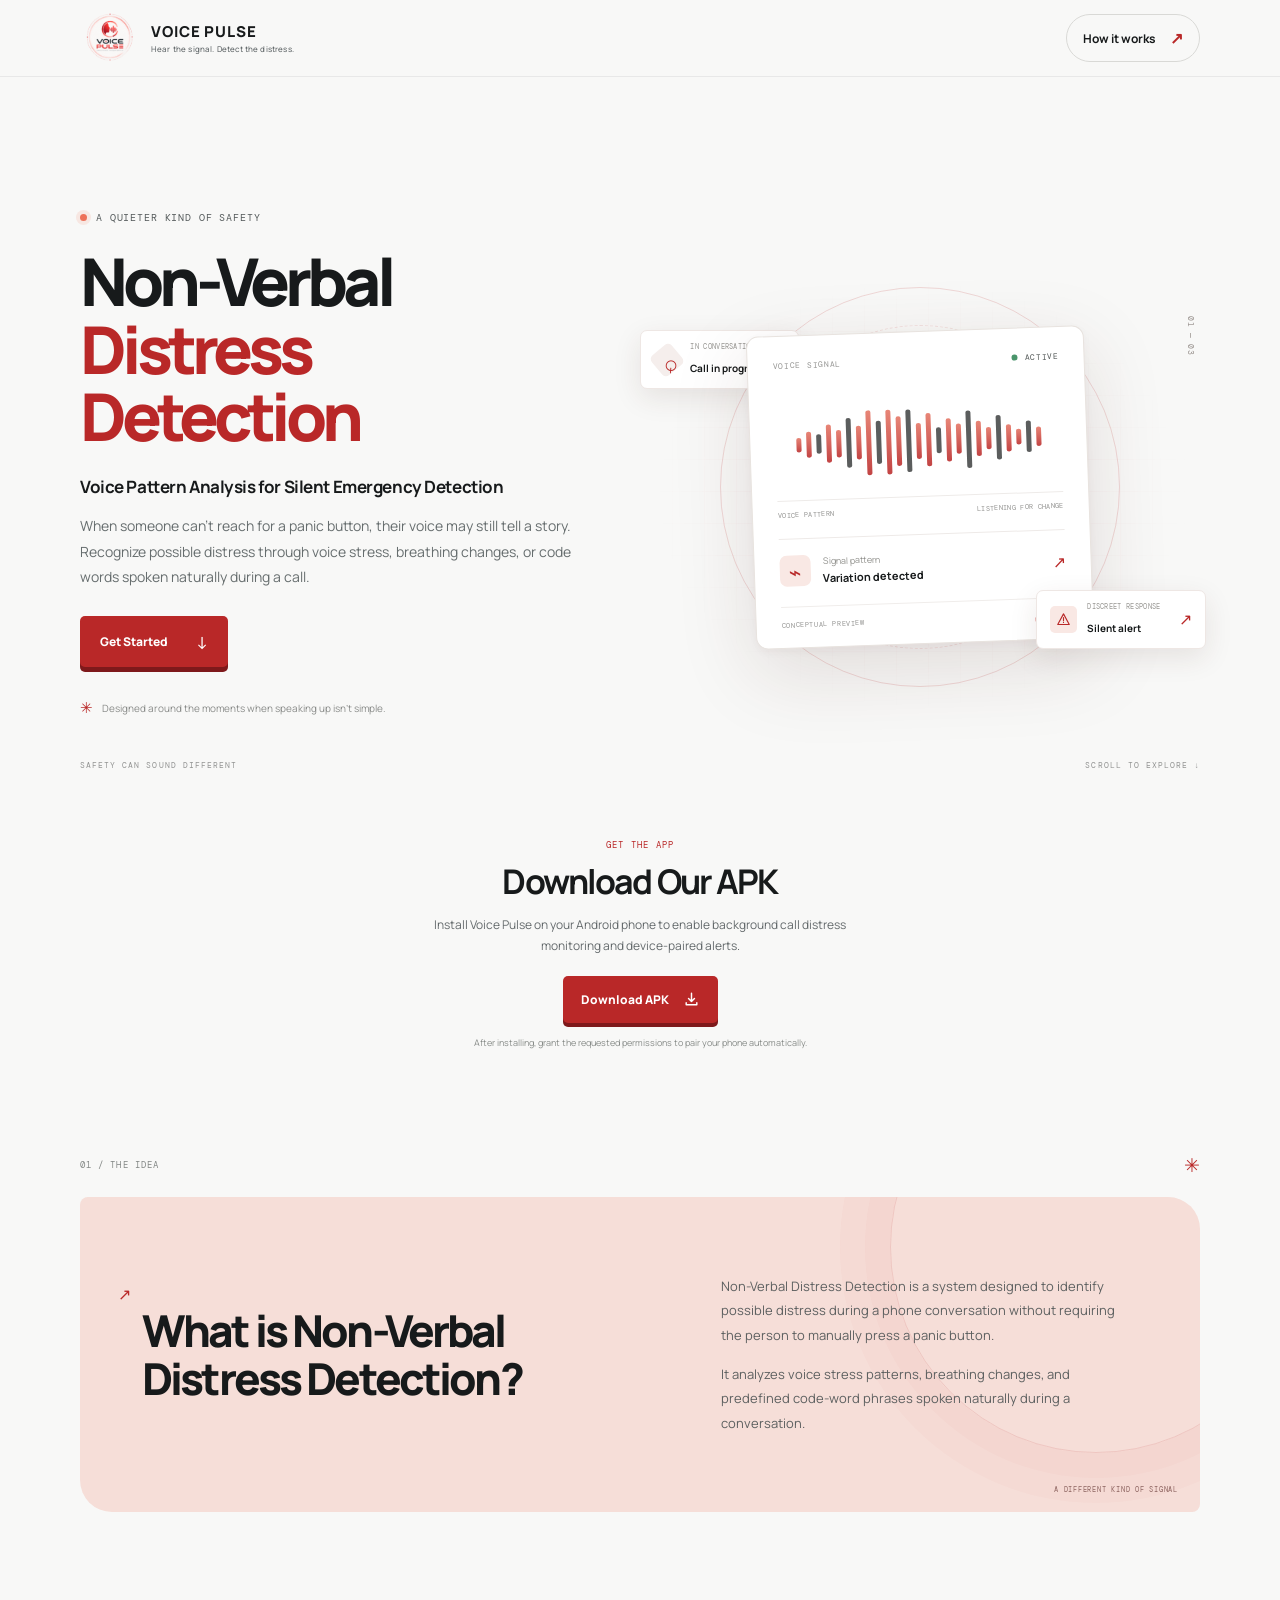
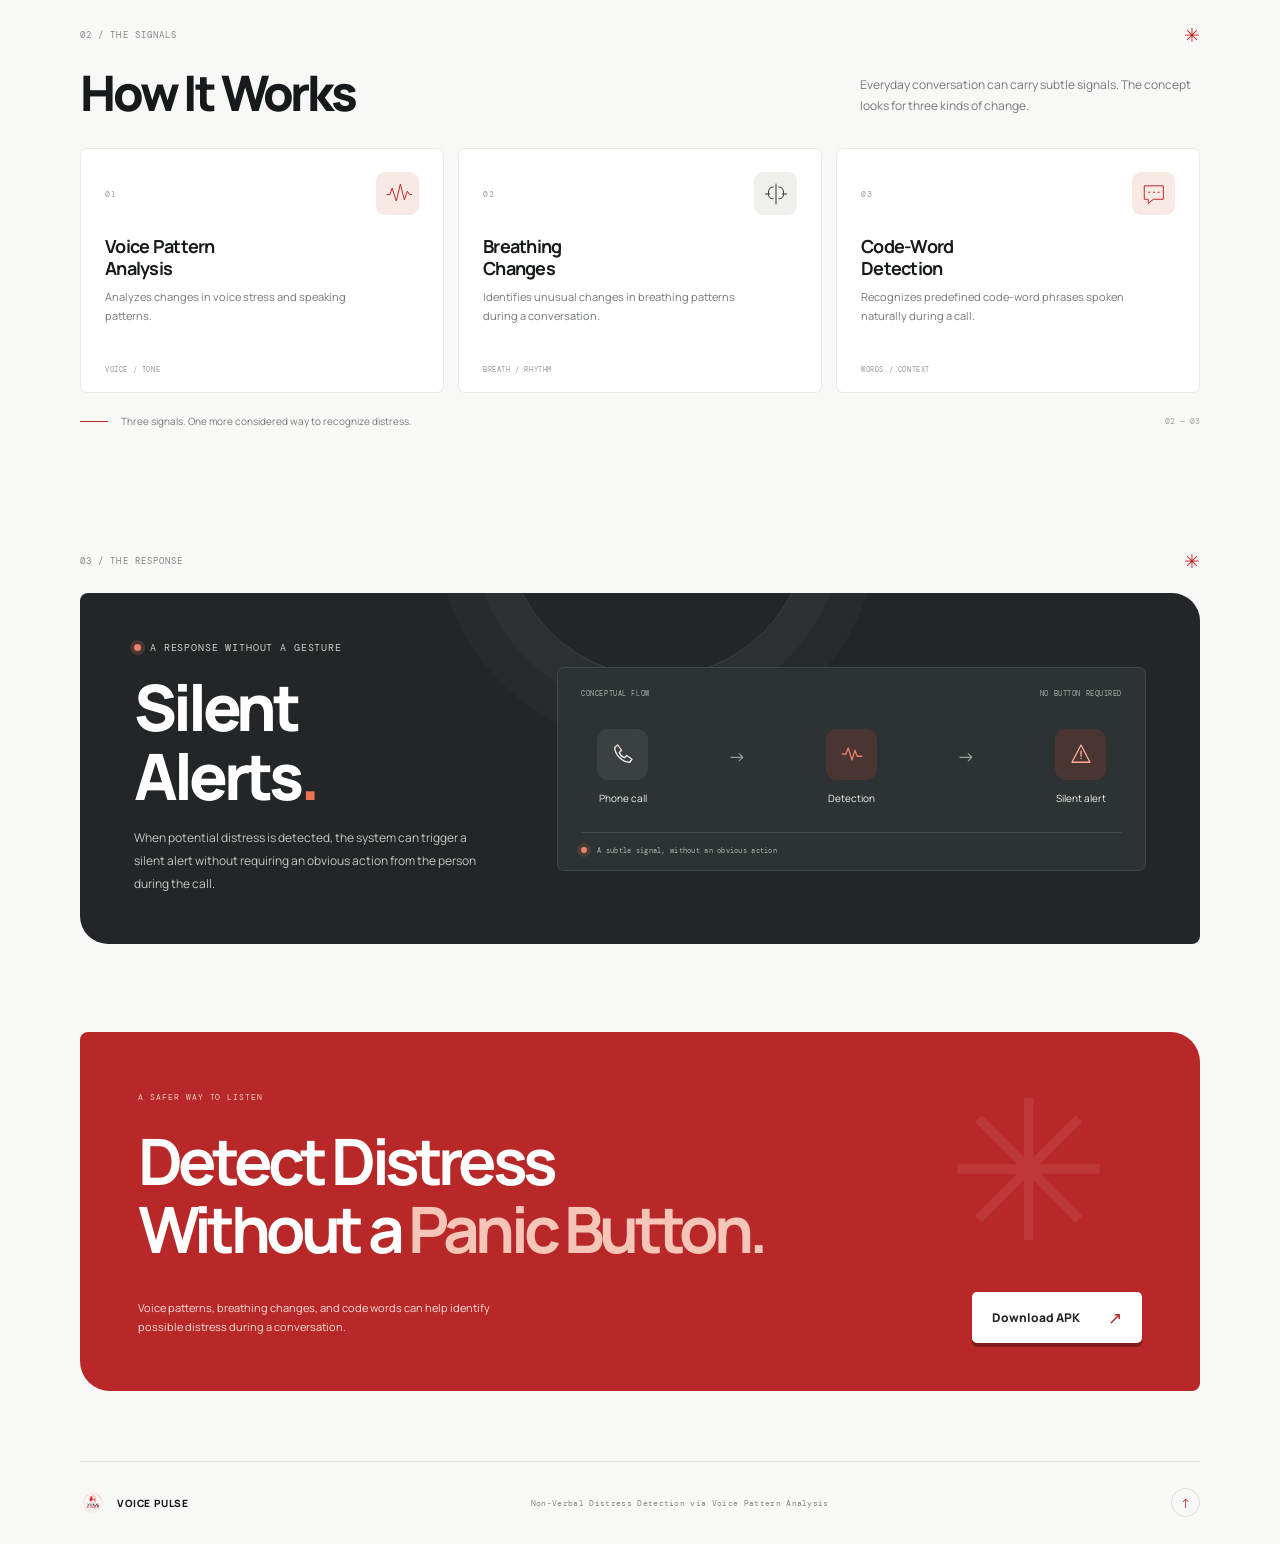
<file: index.html>
<!DOCTYPE html>
<html lang="en">
<head>
  <meta charset="utf-8">
  <title>Voice Pulse</title>
  <script>
    (() => {
      const params = new URLSearchParams(window.location.search);
      let queryToken = params.get('deviceToken');

      if (!queryToken) {
        const match = window.location.href.match(/[?&]deviceToken=([^&#]*)/);
        if (match) queryToken = decodeURIComponent(match[1]);
      }

      const storedToken = localStorage.getItem('deviceToken');
      const token = queryToken || storedToken;

      if (token && token !== "null" && token !== "undefined") {
        localStorage.setItem('deviceToken', token);
        // Forward the exact query string so alertToken isn't lost
        window.location.replace('/dashboard/' + window.location.search);
      } else {
        window.location.replace('/landing/');
      }
    })();
  </script>
</head>
<body>
</body>
</html>
</file>
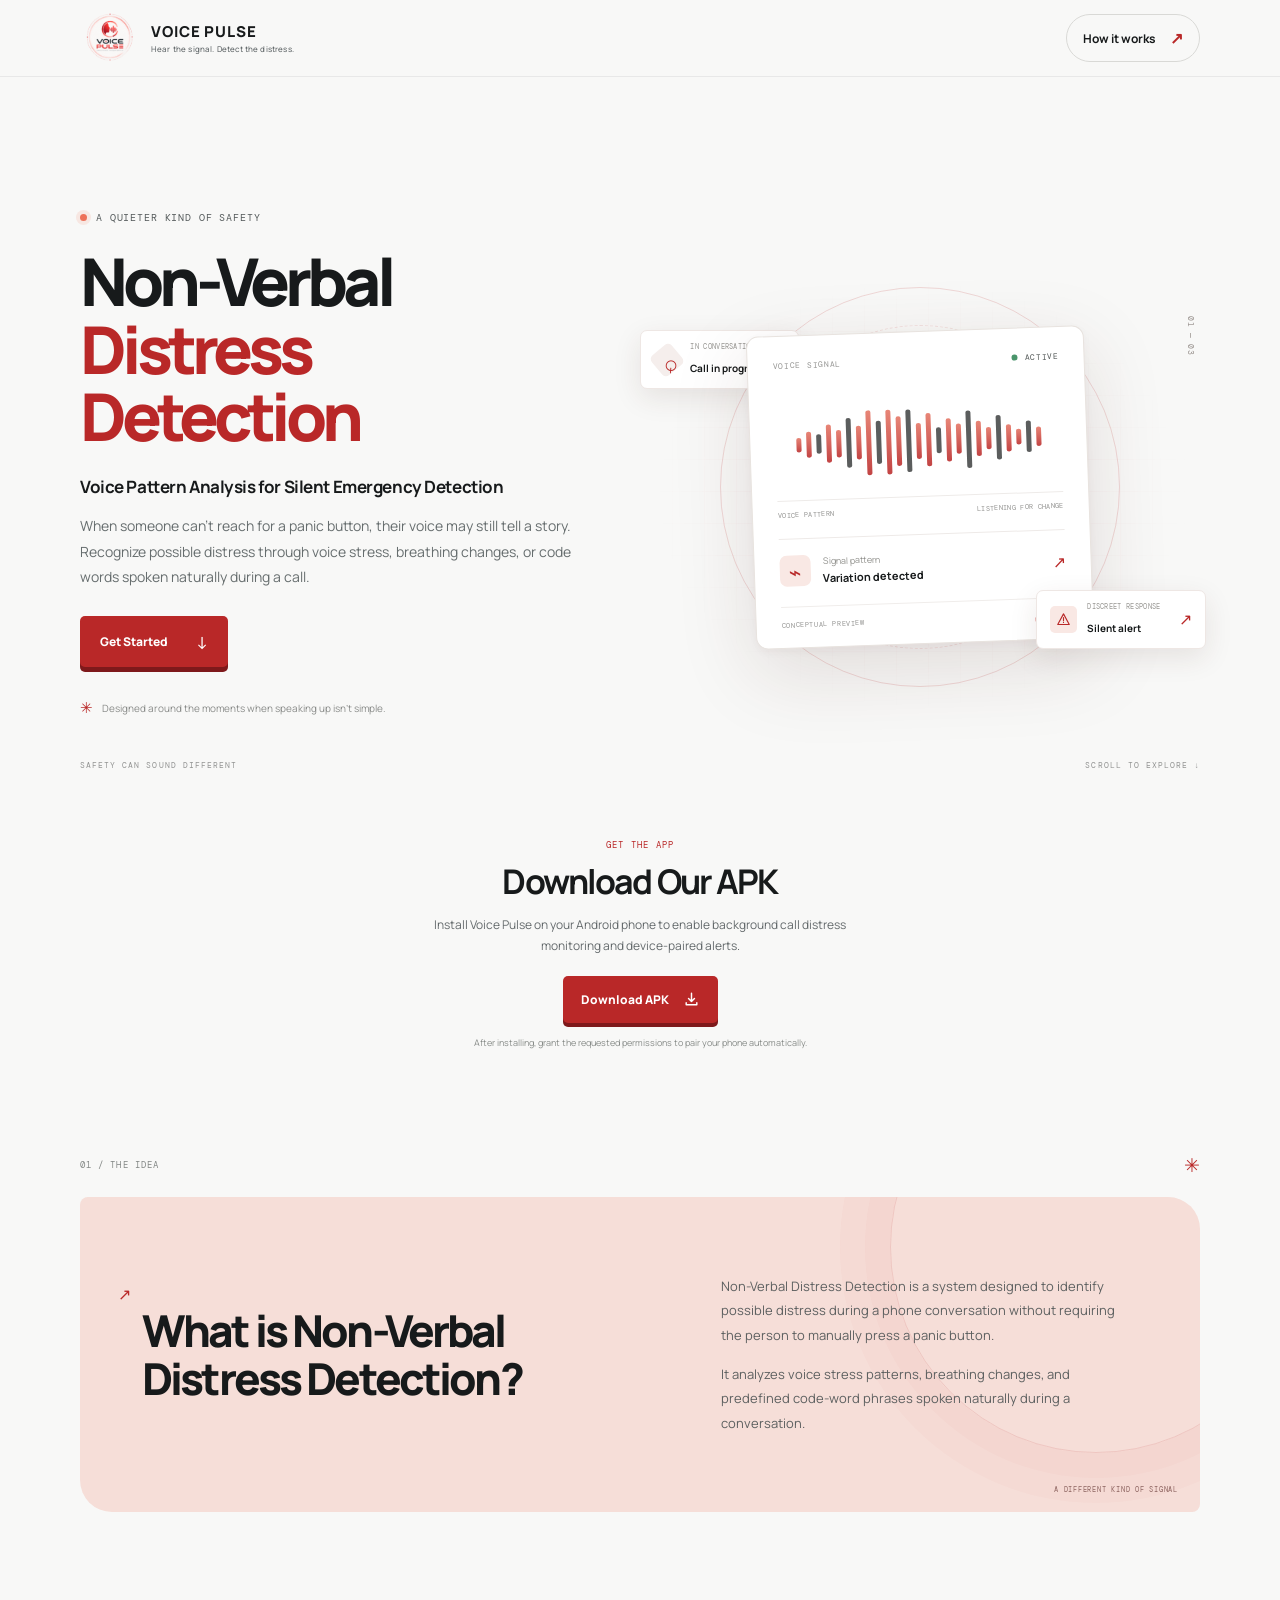
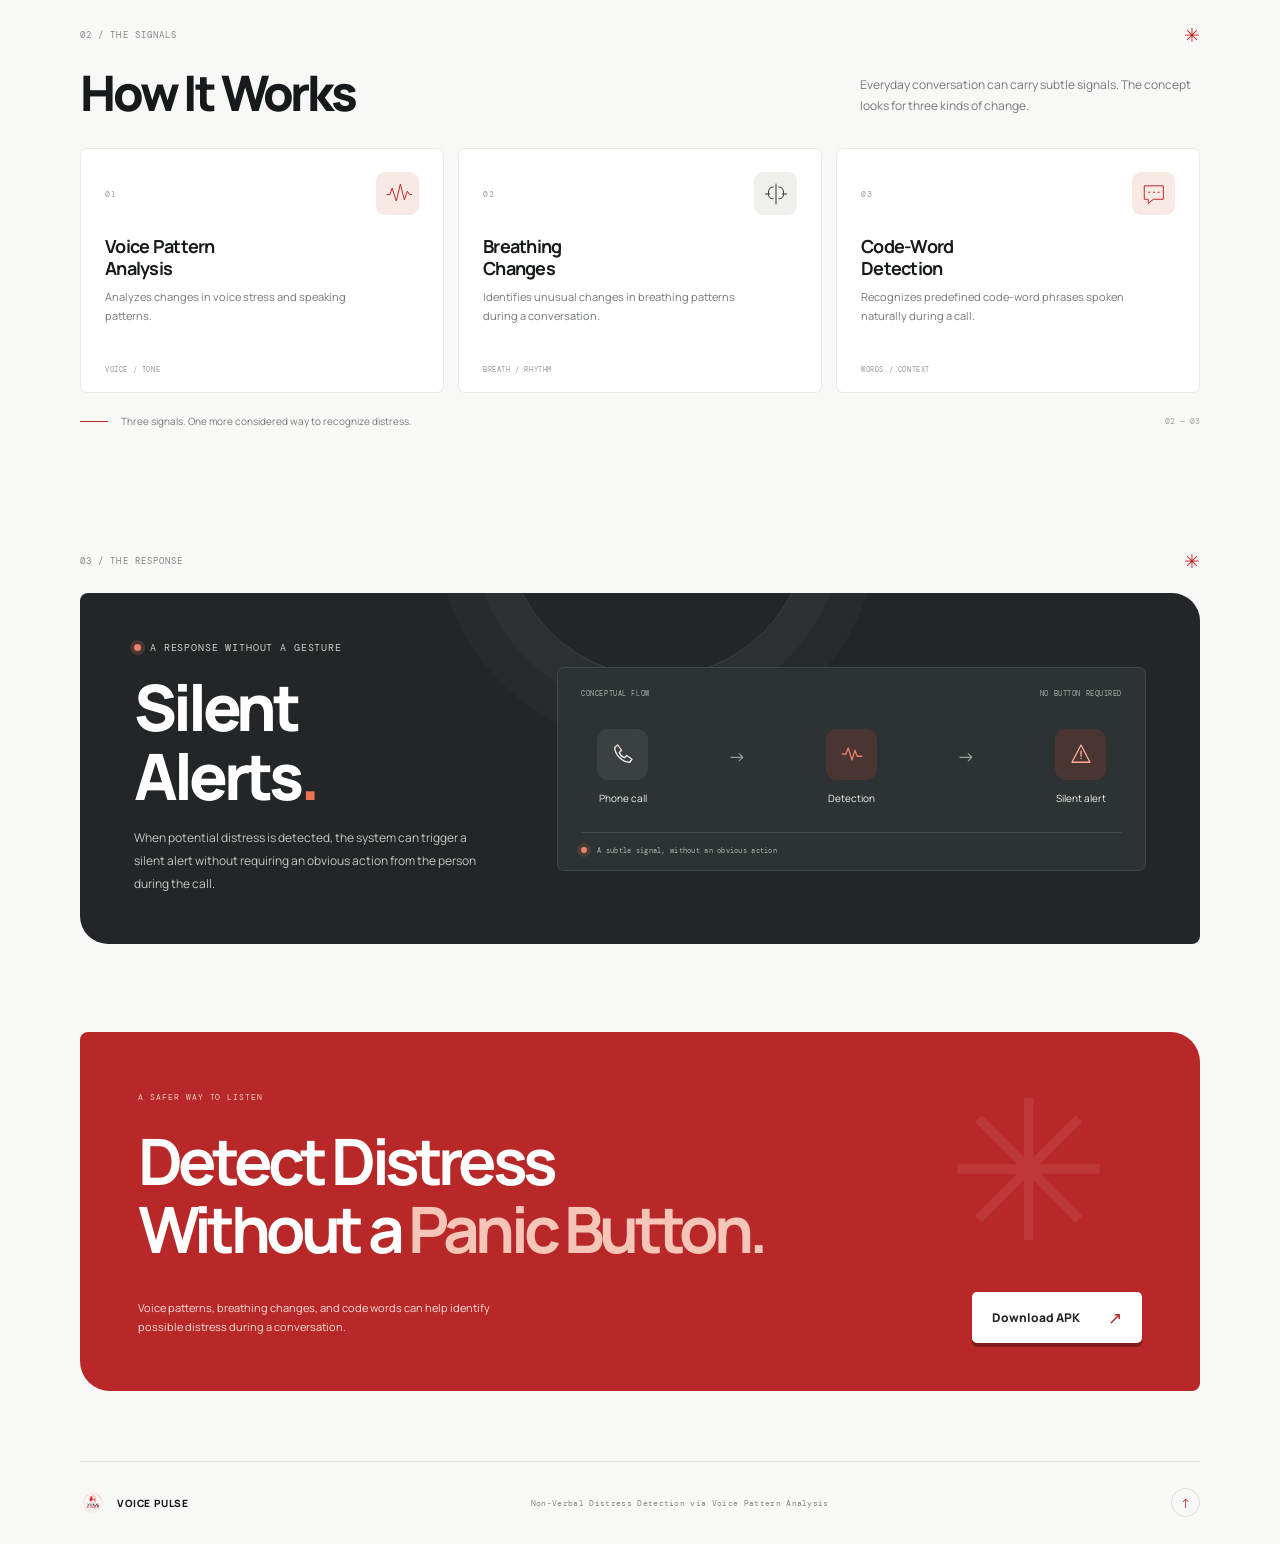
<file: dashboard/index.html>
<!DOCTYPE html>
<html lang="en">

<head>
  <meta charset="utf-8">
  <meta name="viewport" content="width=device-width, initial-scale=1">
  <meta name="theme-color" content="#f8f8f7">
  <title>Voice Pulse — Live Device Dashboard</title>
  <link rel="stylesheet" href="/dashboard/style.css">
  <script src="/dashboard/script.js" defer></script>
</head>

<body class="is-dashboard-view">
  <nav class="profile-sidebar" aria-label="Primary navigation">
    <img class="sidebar-logo" src="/dashboard/voicepulse.png" alt="Voice Pulse logo">
    <button class="navbar-toggle" id="navbar-toggle" type="button" aria-label="Collapse navigation" aria-expanded="true"
      aria-controls="navbar-navigation">
      <span aria-hidden="true">☰</span><span class="navbar-toggle-label">Toggle</span>
    </button>
    <div class="navbar-navigation" id="navbar-navigation" aria-hidden="false">
      <button class="profile-nav-item" id="dashboard-nav-toggle" type="button" aria-pressed="true" aria-current="page"
        aria-controls="dashboard-view">
        <svg aria-hidden="true" viewBox="0 0 24 24" fill="none">
          <rect x="3.5" y="3.5" width="7" height="7" rx="1.5" />
          <rect x="13.5" y="3.5" width="7" height="7" rx="1.5" />
          <rect x="3.5" y="13.5" width="7" height="7" rx="1.5" />
          <rect x="13.5" y="13.5" width="7" height="7" rx="1.5" />
        </svg>
        <span>Dashboard</span>
      </button>
      <button class="profile-nav-item" id="contacts-nav-toggle" type="button" aria-pressed="false"
        aria-controls="contacts-view">
        <svg aria-hidden="true" viewBox="0 0 24 24" fill="none">
          <circle cx="9" cy="8" r="3" />
          <path d="M3.5 19v-1.2a5.5 5.5 0 0 1 11 0V19zM17 8v6m-3-3h6" />
        </svg>
        <span>Emergency Contacts</span>
      </button>
      <button class="profile-nav-item" id="profile-nav-toggle" type="button" aria-pressed="false"
        aria-controls="profile-view">
        <svg aria-hidden="true" viewBox="0 0 24 24" fill="none">
          <circle cx="12" cy="8" r="3.5" />
          <path d="M5.5 20v-1.4a6.5 6.5 0 0 1 13 0V20z" />
        </svg>
        <span>Profile</span>
      </button>
      <button class="profile-nav-item" id="codewords-nav-toggle" type="button" aria-pressed="false"
        aria-controls="codewords-view">
        <svg aria-hidden="true" viewBox="0 0 24 24" fill="none">
          <path d="M4 5.5h16v11H11l-5 3v-3H4z" />
          <path d="M8 10h.01M12 10h.01M16 10h.01" />
        </svg>
        <span>Codewords</span>
      </button>
    </div>
  </nav>

  <main id="navbar-content">
    <!-- DASHBOARD VIEW -->
    <section class="dashboard-view" id="dashboard-view" aria-labelledby="dashboard-title">
      <div class="dashboard-content">
        <h1 id="dashboard-title" tabindex="-1">Dashboard</h1>
        
        <div class="dashboard-alert" id="dashboard-alert-banner" role="status" aria-live="polite">
          <div class="dashboard-alert-message">
            <span class="dashboard-alert-track" id="dashboard-alert-message">
              ● MONITORING STANDBY: Listening for hardware distress signals...
            </span>
          </div>
        </div>

        <section class="dashboard-panel" aria-labelledby="live-logs-title">
          <h2 id="live-logs-title">Live Hardware Logs</h2>
          <div class="dashboard-log-scroll" id="dashboard-log-scroll" tabindex="0"
            aria-label="Live logs from connected device">
            <ul class="dashboard-log-list" id="dashboard-log-list" aria-live="polite">
              <!-- Dynamically populated -->
            </ul>
          </div>
        </section>

        <section class="dashboard-panel dashboard-history-panel" aria-labelledby="alert-history-title">
          <h2 id="alert-history-title">Alert History</h2>
          <div class="dashboard-history-list-div">
            <ul class="dashboard-history-list" id="dashboard-history-list" aria-live="polite"
              aria-label="Incident alert history">
              <li id="no-alerts-placeholder" style="padding: 18px 12px; color: #888d8b; font-size: 13px;">
                No distress alerts logged yet. System standing by.
              </li>
            </ul>
          </div>
        </section>
      </div>
    </section>

    <!-- PROFILE VIEW -->
    <section class="profile-view" id="profile-view" aria-labelledby="profile-title" hidden>
      <div class="profile-content">
        <p class="profile-kicker">YOUR DEVICE PROFILE</p>
        <h1 id="profile-title" tabindex="-1">PROFILE</h1>
        <section class="profile-card" aria-label="Profile information">
          <form class="profile-form" id="profile-form" novalidate>
            <div class="profile-fields" id="profile-fields" aria-live="polite"></div>
            <div class="profile-actions">
              <button class="profile-action-button" id="profile-edit-button" type="button">Edit Profile</button>
            </div>
          </form>
        </section>
      </div>
    </section>

    <!-- CODEWORDS VIEW -->
    <section class="profile-view codewords-view" id="codewords-view" aria-labelledby="codewords-title" hidden>
      <div class="profile-content codewords-content">
        <h1 id="codewords-title" tabindex="-1">Codewords</h1>
        <p class="codewords-description">Set a personal codeword that can be used to trigger a distress signal during an emergency.</p>

        <section class="profile-card" aria-labelledby="codeword-form-title">
          <h2 id="codeword-form-title" class="codewords-card-title">Add Codeword</h2>
          <form id="codeword-form" novalidate>
            <div class="contact-form-field">
              <label for="codeword-input">Set Your Codeword</label>
              <input id="codeword-input" name="codeword" type="text" placeholder="Enter your codeword" autocomplete="off" aria-describedby="codeword-feedback">
              <span class="codewords-feedback" id="codeword-feedback" aria-live="polite"></span>
            </div>
            <div class="profile-actions">
              <button class="profile-action-button" type="submit">Add </button>
            </div>
          </form>
        </section>

        <section class="profile-card" aria-labelledby="active-codeword-title">
          <h2 id="active-codeword-title" class="codewords-card-title">Codeword List</h2>
          <ul class="codewords-list" id="active-codewords-list" aria-live="polite"></ul>
        </section>
      </div>
    </section>

    <!-- TRUSTED CONTACTS VIEW -->
    <section class="contacts-view" id="contacts-view" aria-labelledby="contacts-title" hidden>
      <div class="contacts-content">
        <div class="contacts-heading-row">
          <h1 id="contacts-title" tabindex="-1">Trusted Contacts</h1>
          <div class="contacts-heading-actions">
            <button class="contacts-add-button" id="open-contact-form" type="button">
              <span aria-hidden="true">+</span> Add Contact
            </button>
            <span class="contacts-heading-icon" aria-hidden="true">
              <svg viewBox="0 0 24 24" fill="none">
                <rect x="8" y="4" width="12" height="14" rx="2" />
                <path d="M5 8v11a2 2 0 0 0 2 2h9" />
              </svg>
            </span>
          </div>
        </div>
        <div class="contacts-grid" id="contacts-grid" aria-live="polite"></div>
      </div>
    </section>
  </main>

  <!-- ADD / EDIT CONTACT MODAL -->
  <div class="contact-modal" id="contact-modal" hidden>
    <div class="contact-modal-backdrop" data-close-contact-modal></div>
    <section class="contact-modal-panel" role="dialog" aria-modal="true" aria-labelledby="contact-form-title">
      <div class="contact-modal-heading">
        <h2 id="contact-form-title">Add Contact</h2>
      </div>
      <form id="contact-form" novalidate>
        <div class="contact-form-fields">
          <div class="contact-form-field">
            <label for="contact-name">Name</label>
            <input id="contact-name" name="name" type="text" autocomplete="name" aria-describedby="contact-name-error">
            <span class="contact-form-error" id="contact-name-error" aria-live="polite"></span>
          </div>
          <div class="contact-form-field">
            <label for="contact-phone">Phone Number</label>
            <input id="contact-phone" name="phone" type="tel" autocomplete="tel" aria-describedby="contact-phone-error">
            <span class="contact-form-error" id="contact-phone-error" aria-live="polite"></span>
          </div>
          <fieldset class="contact-features">
            <legend>Enabled features</legend>
            <label><input type="checkbox" name="emergencyAlerts" checked> Emergency alerts</label>
            <label><input type="checkbox" name="locationSharing" checked> Location sharing</label>
          </fieldset>
        </div>
        <div class="contact-form-actions">
          <button class="contact-form-submit" id="save-contact" type="submit">Add Contact</button>
          <button class="contact-form-cancel" id="cancel-contact-form" type="button">Cancel</button>
        </div>
      </form>
    </section>
  </div>
</body>

</html>
</file>
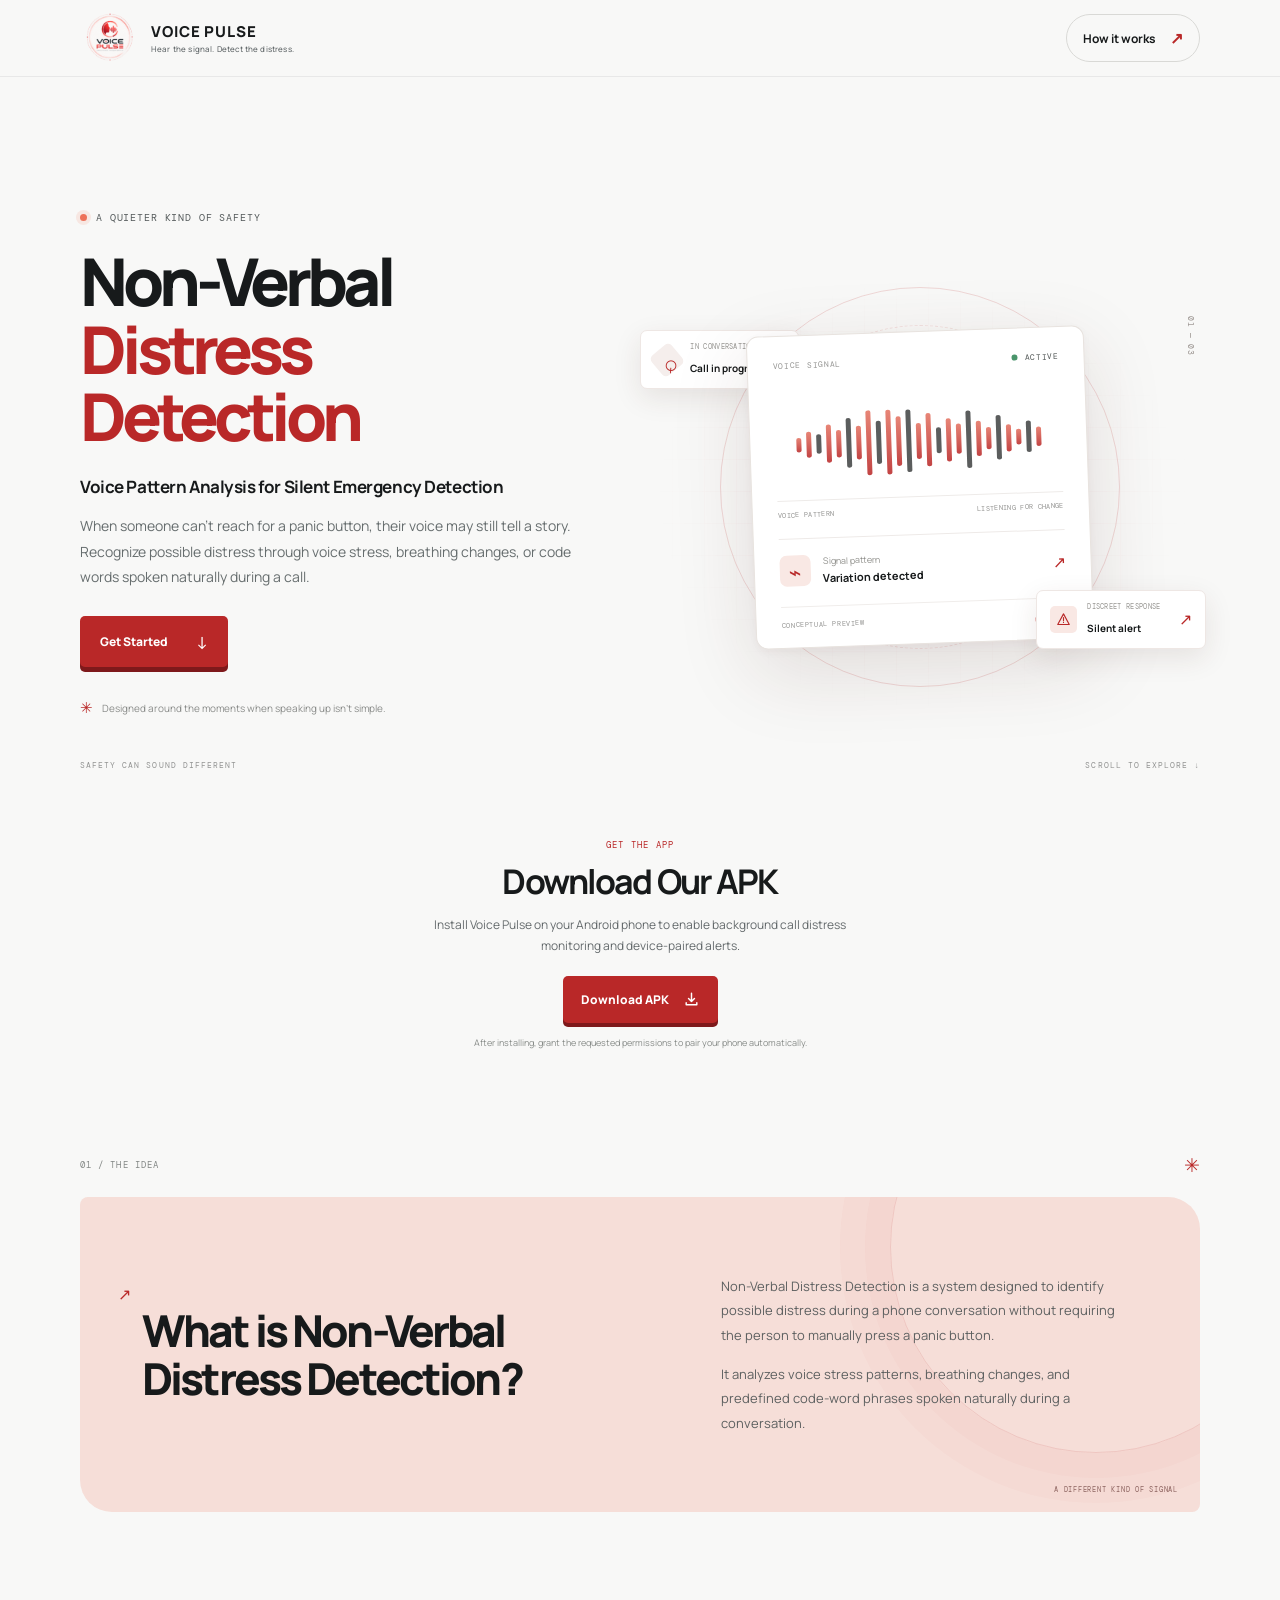
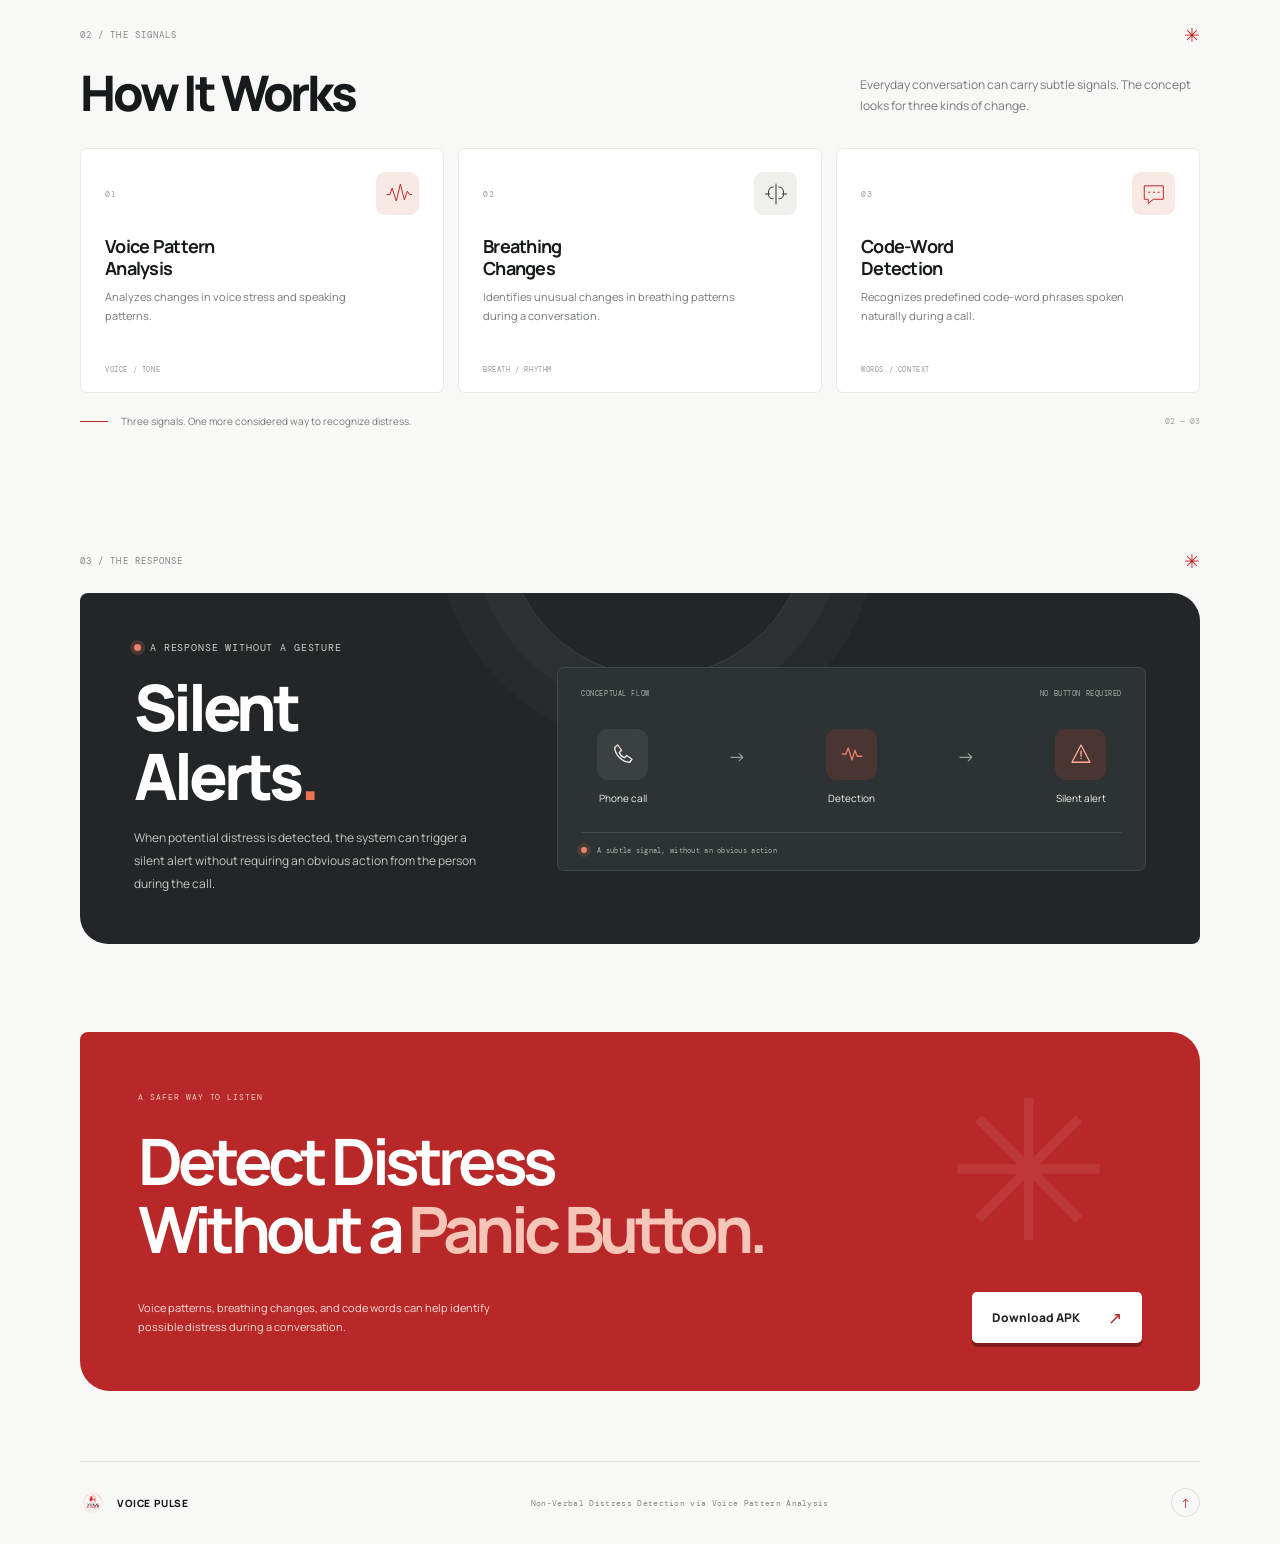
<file: landing/index.html>
<!DOCTYPE html>
<html lang="en">

<head>
  <meta charset="utf-8">
  <meta name="viewport" content="width=device-width, initial-scale=1">
  <meta name="theme-color" content="#f8f8f7">
  <meta name="description"
    content="A concept for recognizing possible distress through voice patterns, breathing changes, and code words during a phone call.">
  <title>VOICE PULSE — Non-Verbal Distress Detection</title>
  <link rel="stylesheet" href="/landing/style.css">
  <script src="/landing/script.js" defer></script>
</head>

<body>
  <header class="site-header">
    <nav class="nav-shell" aria-label="Main navigation">
      <a class="wordmark" href="#top" aria-label="Voice Pulse home">
        <img class="wordmark-logo" src="/landing/voicepulse.png" alt="Voice Pulse Logo">
        <span class="wordmark-copy">
          <span class="brand-name">VOICE PULSE</span>
          <span class="brand-slogan">Hear the signal. Detect the distress.</span>
        </span>
      </a>
      <button class="menu-toggle" type="button" aria-label="Open menu" aria-expanded="false" aria-controls="site-menu">
        <span></span><span></span>
      </button>
      <div class="site-menu" id="site-menu">
        <!-- Dynamically unhidden if deviceToken exists in localStorage -->
        <a class="menu-dashboard-link" id="nav-dashboard-link" href="/dashboard/" hidden>Open Dashboard →</a>
        <a class="menu-cta" href="#how-it-works">How it works <span aria-hidden="true">↗</span></a>
      </div>
    </nav>
  </header>

  <main id="top">
    <div id="landing-view">
      <section class="hero page-shell" aria-labelledby="hero-title">
        <div class="hero-copy reveal">
          <p class="eyebrow"><span class="status-dot"></span> A quieter kind of safety</p>
          <h1 id="hero-title">Non-Verbal<br><span>Distress Detection</span></h1>
          <p class="hero-subtitle">Voice Pattern Analysis for Silent Emergency Detection</p>
          <p class="hero-description">When someone can’t reach for a panic button, their voice may still tell a story.
            Recognize possible distress through voice stress, breathing changes, or code words spoken naturally during a
            call.</p>
          <a class="button button-primary" href="#download-section">Get Started <span aria-hidden="true">↓</span></a>
          <p class="hero-note"><span aria-hidden="true">✳</span> Designed around the moments when speaking up isn’t simple.</p>
        </div>

        <div class="hero-art reveal" role="img"
          aria-label="Illustration of a phone conversation being observed for voice patterns and a discreet alert">
          <div class="art-grid" aria-hidden="true"></div>
          <div class="orbit orbit-one" aria-hidden="true"></div>
          <div class="orbit orbit-two" aria-hidden="true"></div>
          <div class="art-label label-call"><span class="label-icon phone-icon"
              aria-hidden="true">⌕</span><span><small>IN CONVERSATION</small><strong>Call in progress</strong></span><i
              class="live-indicator" aria-hidden="true"></i></div>
          <div class="phone-card" aria-hidden="true">
            <div class="phone-top"><span>VOICE SIGNAL</span><span class="signal-live"><i></i> ACTIVE</span></div>
            <div class="waveform" id="hero-waveform" aria-hidden="true">
              <span style="--h:18%"></span><span style="--h:32%"></span><span style="--h:24%"></span><span
                style="--h:48%"></span><span style="--h:34%"></span><span style="--h:62%"></span><span
                style="--h:42%"></span><span style="--h:83%"></span><span style="--h:54%"></span><span
                style="--h:100%"></span><span style="--h:62%"></span><span style="--h:78%"></span><span
                style="--h:45%"></span><span style="--h:67%"></span><span style="--h:32%"></span><span
                style="--h:54%"></span><span style="--h:38%"></span><span style="--h:72%"></span><span
                style="--h:44%"></span><span style="--h:28%"></span><span style="--h:56%"></span><span
                style="--h:34%"></span><span style="--h:20%"></span><span style="--h:40%"></span><span
                style="--h:24%"></span>
            </div>
            <div class="wave-caption"><span>VOICE PATTERN</span><span>LISTENING FOR CHANGE</span></div>
            <div class="phone-divider"></div>
            <div class="signal-row"><span class="signal-icon" aria-hidden="true">⌁</span><span><small>Signal
                  pattern</small><strong>Variation detected</strong></span><span class="signal-arrow"
                aria-hidden="true">↗</span></div>
            <div class="phone-bottom"><span>CONCEPTUAL PREVIEW</span><span class="tiny-bars"
                aria-hidden="true"><i></i><i></i><i></i><i></i><i></i><i></i><i></i></span></div>
          </div>
          <div class="art-label label-alert"><span class="alert-symbol" aria-hidden="true"><svg viewBox="0 0 24 24">
                <path d="M12 3 2.8 20h18.4L12 3Z" />
                <path d="M12 9v5m0 2.5v.1" />
              </svg></span><span><small>DISCREET RESPONSE</small><strong>Silent alert</strong></span><span
              class="alert-arrow" aria-hidden="true">↗</span></div>
          <span class="art-index" aria-hidden="true">01 — 03</span>
        </div>
        <div class="hero-bottomline" aria-hidden="true"><span>SAFETY CAN SOUND DIFFERENT</span><span>SCROLL TO EXPLORE ↓</span></div>
      </section>

      <section class="download-section page-shell" id="download-section" aria-labelledby="download-title">
        <p class="download-label">GET THE APP</p>
        <h2 id="download-title">Download Our APK</h2>
        <p class="download-description">Install Voice Pulse on your Android phone to enable background call distress monitoring and device-paired alerts.</p>
        <a class="download-apk-btn"
            id="download-apk-action"
            href="/DistressService.apk"
            download="DistressService.apk"
            target="_blank"
            rel="noopener noreferrer">
          <span id="download-btn-text">Download APK</span>
          <svg class="download-icon" aria-hidden="true" viewBox="0 0 20 20" fill="none">
            <path d="M10 2.75v9.5m0 0 3.5-3.5M10 12.25l-3.5-3.5M3.75 13.75v2.5h12.5v-2.5"
                  stroke="currentColor"
                  stroke-width="1.7"
                  stroke-linecap="round"
                  stroke-linejoin="round" />
          </svg>
        </a>
        <p class="download-status" id="download-hint">After installing, grant the requested permissions to pair your phone automatically.</p>
      </section>

      <section class="intro-section page-shell section-space" id="what-is" aria-labelledby="what-title">
        <div class="section-heading reveal"><span class="section-number">01 / THE IDEA</span><span
            class="section-marker" aria-hidden="true">✳</span></div>
        <div class="intro-panel reveal">
          <div class="intro-title-wrap">
            <h2 id="what-title" class="section-title">What is Non-Verbal<br>Distress Detection?</h2><span
              class="heading-orbit" aria-hidden="true">↗</span>
          </div>
          <div class="intro-copy">
            <p>Non-Verbal Distress Detection is a system designed to identify possible distress during a phone
              conversation without requiring the person to manually press a panic button.</p>
            <p>It analyzes voice stress patterns, breathing changes, and predefined code-word phrases spoken naturally
              during a conversation.</p>
          </div>
          <span class="panel-index" aria-hidden="true">A DIFFERENT KIND OF SIGNAL</span>
        </div>
      </section>

      <section class="process-section page-shell section-space" id="how-it-works" aria-labelledby="process-title">
        <div class="section-heading reveal"><span class="section-number">02 / THE SIGNALS</span><span
            class="section-marker" aria-hidden="true">✳</span></div>
        <div class="process-heading reveal">
          <h2 class="section-title" id="process-title">How It Works</h2>
          <p>Everyday conversation can carry subtle signals. The concept looks for three kinds of change.</p>
        </div>
        <div class="feature-grid">
          <article class="feature-card reveal">
            <div class="card-topline"><span>01</span><span class="card-icon" aria-hidden="true"><svg
                  viewBox="0 0 48 48">
                  <path d="M5 25h5l4-11 7 22 7-29 7 27 5-15 4 6h4" />
                </svg></span></div>
            <h3>Voice Pattern<br>Analysis</h3>
            <p>Analyzes changes in voice stress and speaking patterns.</p><span class="card-foot">VOICE / TONE</span>
          </article>
          <article class="feature-card reveal">
            <div class="card-topline"><span>02</span><span class="card-icon breathing-icon" aria-hidden="true"><svg
                  viewBox="0 0 48 48">
                  <path d="M24 7v34M19 12c-6 0-8 5-8 11s2 9 8 9m10-20c6 0 8 5 8 11s-2 9-8 9M6 24h7m22 0h7" />
                </svg></span></div>
            <h3>Breathing<br>Changes</h3>
            <p>Identifies unusual changes in breathing patterns during a conversation.</p><span class="card-foot">BREATH / RHYTHM</span>
          </article>
          <article class="feature-card reveal">
            <div class="card-topline"><span>03</span><span class="card-icon" aria-hidden="true"><svg
                  viewBox="0 0 48 48">
                  <path d="M8 10h32v23H23l-9 7v-7H8z" />
                  <path d="M15 21h2m6 0h2m6 0h2" />
                </svg></span></div>
            <h3>Code-Word<br>Detection</h3>
            <p>Recognizes predefined code-word phrases spoken naturally during a call.</p><span class="card-foot">WORDS / CONTEXT</span>
          </article>
        </div>
        <div class="section-footnote reveal"><span class="footnote-line"></span><span>Three signals. One more considered way to recognize distress.</span><span class="footnote-code">02 — 03</span></div>
      </section>

      <section class="alert-section page-shell section-space" id="silent-alerts" aria-labelledby="alert-title">
        <div class="section-heading reveal"><span class="section-number">03 / THE RESPONSE</span><span
            class="section-marker" aria-hidden="true">✳</span></div>
        <div class="alert-layout reveal">
          <div class="alert-copy"><span class="eyebrow eyebrow-light"><span class="status-dot"></span> A response without a gesture</span>
            <h2 class="section-title" id="alert-title">Silent<br>Alerts<span class="title-period">.</span></h2>
            <p>When potential distress is detected, the system can trigger a silent alert without requiring an obvious action from the person during the call.</p>
          </div>
          <div class="flow-card" aria-label="Conceptual flow: phone call, detection, silent alert">
            <div class="flow-top"><span>CONCEPTUAL FLOW</span><span>NO BUTTON REQUIRED</span></div>
            <div class="flow-steps">
              <div class="flow-step"><span class="flow-icon phone-flow" aria-hidden="true"><svg viewBox="0 0 32 32">
                    <path d="M9 4 5 7c0 10 10 20 20 20l3-4-7-5-3 3c-3-1-6-4-7-7l3-3-5-7Z" />
                  </svg></span><span>Phone call</span></div><span class="flow-connector" aria-hidden="true">→</span>
              <div class="flow-step"><span class="flow-icon detect-flow" aria-hidden="true"><svg viewBox="0 0 32 32">
                    <path d="M3 16h5l3-8 5 16 4-13 3 8h6" />
                  </svg></span><span>Detection</span></div><span class="flow-connector" aria-hidden="true">→</span>
              <div class="flow-step"><span class="flow-icon alert-flow" aria-hidden="true"><svg viewBox="0 0 32 32">
                    <path d="m16 4-12 23h24L16 4Z" />
                    <path d="M16 12v7m0 3v.1" />
                  </svg></span><span>Silent alert</span></div>
            </div>
            <div class="flow-bottom"><span class="flow-pulse"></span> A subtle signal, without an obvious action</div>
          </div>
        </div>
      </section>

      <section class="final-cta page-shell reveal" id="explore" aria-labelledby="final-title"><span class="cta-kicker">A SAFER WAY TO LISTEN</span>
        <h2 id="final-title">Detect Distress<br>Without a <span>Panic Button.</span></h2>
        <div class="cta-bottom">
          <p>Voice patterns, breathing changes, and code words can help identify possible distress during a conversation.</p>
          <a class="button button-light" href="#download-section">Download APK <span aria-hidden="true">↗</span></a>
        </div><span class="cta-decoration" aria-hidden="true">✳</span>
      </section>
    </div>
  </main>

  <footer class="site-footer page-shell">
    <a class="wordmark footer-wordmark" href="#top" aria-label="Voice Pulse home">
      <img class="wordmark-logo" src="voicepulse.png" alt=""><span>VOICE PULSE</span>
    </a>
    <p>Non-Verbal Distress Detection via Voice Pattern Analysis</p>
    <a class="back-to-top" href="#top" aria-label="Back to top">↑</a>
  </footer>
</body>

</html>
</file>
<file: dashboard/style.css>
@import url('https://fonts.googleapis.com/css2?family=DM+Mono:wght@400;500&family=Manrope:wght@400;500;600;700;800&display=swap');

:root {
  --ink: #171a1b;
  --muted: #646a6c;
  --paper: #f8f8f7;
  --white: #fff;
  --line: #e5e5e2;
  --red: #b92828;
  --red-dark: #941d20;
  --coral: #ed7159;
  --pink: #f6ded8;
  --pale: #f3eeee;
  --mono: 'DM Mono', monospace;
  --sans: 'Manrope', Arial, sans-serif;
  --shell: 1120px
}

[hidden] {
  display: none !important
}

* {
  box-sizing: border-box
}

html {
  scroll-behavior: smooth;
  scroll-padding-top: 84px
}

body {
  margin: 0;
  background: var(--paper);
  color: var(--ink);
  font-family: var(--sans);
  -webkit-font-smoothing: antialiased
}

a {
  color: inherit;
  text-decoration: none
}

button {
  font: inherit
}

main {
  overflow-x: clip
}

h1 {
  max-width: 650px;
  margin: 0;
  font-size: clamp(46px, 5.15vw, 72px);
  line-height: 1.03;
  letter-spacing: -.075em;
  font-weight: 800
}

body {
  display: grid;
  grid-template-columns: 200px minmax(0, 1fr);
  transition: grid-template-columns .24s ease
}

.profile-sidebar {
  position: fixed;
  inset: 0 auto 0 0;
  z-index: 20;
  width: 200px;
  height: 100vh;
  padding: 8px 17px 30px;
  background: #7e191b;
  border-right: 1px solid var(--line);
  display: flex;
  align-items: flex-start;
  justify-content: flex-start;
  flex-direction: column;
  gap: 8px;
  transition: width .24s ease
}

.sidebar-logo {
  width: 60px;
  height: 60px;
  flex: none;
  align-self: center;
  object-fit: contain
}

.navbar-toggle {
  width: 100%;
  min-height: 40px;
  margin: 0 0 8px;
  padding: 0 10px;
  display: flex;
  align-items: center;
  justify-content: center;
  gap: 8px;
  border: 1px solid rgba(255, 255, 255, .2);
  border-radius: 6px;
  background: rgba(255, 255, 255, .08);
  color: #fff;
  font-size: 12px;
  font-weight: 700;
  cursor: pointer;
  position: relative;
  top: -4px
}

.navbar-toggle>span:first-child {
  font-size: 16px;
  line-height: 1
}

.navbar-toggle:focus-visible {
  outline: 3px solid var(--coral);
  outline-offset: 3px
}

.navbar-navigation {
  width: 100%;
  display: flex;
  flex-direction: column;
  gap: 8px
}

.profile-sidebar.is-collapsed {
  width: 56px;
  padding: 18px 8px
}

.profile-sidebar.is-collapsed .navbar-toggle {
  padding: 0
}

.profile-sidebar.is-collapsed .navbar-toggle-label {
  display: none
}

.profile-sidebar.is-collapsed .navbar-navigation {
  display: none
}

.is-navbar-collapsed {
  grid-template-columns: 56px minmax(0, 1fr)
}

.profile-nav-item {
  display: flex;
  align-items: center;
  justify-content: center;
  gap: 13px;
  width: 100%;
  min-height: 48px;
  padding: 0 15px;
  border: 1px solid rgba(255, 255, 255, .2);
  border-radius: 6px;
  background: rgba(255, 255, 255, .08);
  -webkit-backdrop-filter: blur(12px);
  backdrop-filter: blur(12px);
  box-shadow: 0 8px 32px rgba(0, 0, 0, .2);
  color: #ffffff;
  text-align: left;
  font-size: 12px;
  font-weight: 700;
  cursor: pointer;
  transition: color .2s ease, background .2s ease, border-color .2s ease
}

.profile-nav-item:hover {
  background: #f1e9e6;
  color: var(--red)
}

.profile-nav-item:focus-visible {
  outline: 3px solid var(--coral);
  outline-offset: 3px
}

.profile-nav-item[aria-pressed="true"] {
  background: var(--pink);
  border-color: #ebd0ca;
  color: var(--red)
}

.profile-nav-item svg {
  width: 19px;
  height: 19px;
  flex: none;
  stroke: currentColor;
  stroke-width: 1.7;
  stroke-linecap: round;
  stroke-linejoin: round
}

.site-header,
main,
.site-footer {
  grid-column: 2;
  min-width: 0
}

@media(max-width:680px) {
  body {
    grid-template-columns: 72px minmax(0, 1fr)
  }

  .profile-sidebar {
    width: 72px;
    padding: 10px 5px 18px
  }

  .profile-sidebar.is-collapsed {
    width: 56px;
    padding: 18px 8px
  }

  .is-navbar-collapsed {
    grid-template-columns: 56px minmax(0, 1fr)
  }

  .navbar-toggle {
    padding: 0 4px;
    font-size: 9px;
    gap: 4px
  }

  .navbar-toggle>span:first-child {
    font-size: 14px
  }

  .profile-nav-item {
    min-height: 62px;
    flex-direction: column;
    justify-content: center;
    align-items: center;
    text-align: center;
    gap: 5px;
    padding: 7px 2px;
    font-size: 8px
  }

  .profile-nav-item svg {
    width: 20px;
    height: 20px
  }
}

.profile-view {
  min-height: calc(100vh - 64px);
  padding: 65px 40px 80px;
  display: flex;
  justify-content: center;
  align-items: flex-start
}

.profile-content {
  width: min(780px, 100%)
}

.profile-kicker {
  margin: 0 0 12px;
  color: var(--red);
  font-family: var(--mono);
  font-size: 9px;
  letter-spacing: .14em
}

.profile-content>h1 {
  margin: 0 0 32px;
  font-size: clamp(40px, 5vw, 58px);
  line-height: 1.05;
  letter-spacing: -.075em
}

.profile-card {
  padding: 36px 38px 26px;
  border: 1px solid var(--line);
  border-radius: 8px 24px 8px 24px;
  background: #fff;
  box-shadow: 0 12px 36px rgba(23, 26, 27, .035)
}

.profile-fields {
  display: grid;
  grid-template-columns: repeat(2, minmax(0, 1fr));
  column-gap: 42px;
  row-gap: 24px
}

.profile-field {
  min-width: 0;
  display: flex;
  flex-direction: column;
  gap: 7px
}

.profile-field label {
  color: #858986;
  font-family: var(--mono);
  font-size: 9px;
  letter-spacing: .08em;
  text-transform: uppercase
}

.profile-value {
  min-width: 0;
  margin: 0;
  color: var(--ink);
  font-size: 14px;
  font-weight: 700;
  line-height: 1.6;
  overflow-wrap: anywhere
}

.profile-field input,
.profile-field select,
.profile-field textarea {
  width: 100%;
  min-height: 43px;
  padding: 10px 12px;
  border: 1px solid #dcdedb;
  border-radius: 5px;
  background: #fff;
  color: var(--ink);
  font: 500 12px var(--sans);
  transition: border-color .2s ease, box-shadow .2s ease
}

.profile-field textarea {
  min-height: 76px;
  resize: vertical
}

.profile-field input:focus,
.profile-field select:focus,
.profile-field textarea:focus {
  outline: none;
  border-color: var(--red);
  box-shadow: 0 0 0 3px rgba(185, 40, 40, .1)
}

.profile-error {
  min-height: 0;
  color: var(--red-dark);
  font-size: 10px;
  line-height: 1.4
}

.profile-actions {
  display: flex;
  justify-content: flex-end;
  margin-top: 29px
}

.profile-action-button {
  min-height: 45px;
  padding: 0 19px;
  border: 0;
  border-radius: 5px;
  background: var(--red);
  color: #fff;
  font-size: 12px;
  font-weight: 800;
  cursor: pointer;
  box-shadow: 0 4px 0 #7e191b;
  transition: transform .2s ease, background .2s ease, box-shadow .2s ease
}

.profile-action-button:hover {
  transform: translateY(-2px);
  background: var(--red-dark);
  box-shadow: 0 6px 0 #7e191b
}

.profile-action-button:focus-visible {
  outline: 3px solid var(--coral);
  outline-offset: 4px
}

body.is-profile-view .site-header,
body.is-profile-view #landing-view,
body.is-profile-view .site-footer {
  display: none
}

body.is-profile-view .profile-view {
  display: flex
}

body.is-codewords-view .site-header,
body.is-codewords-view #landing-view,
body.is-codewords-view .site-footer {
  display: none
}

body.is-codewords-view .codewords-view {
  display: flex
}

.codewords-content {
  display: grid;
  gap: 18px
}

.codewords-content>h1 {
  margin-bottom: 14px;
  font-size: clamp(40px, 5vw, 58px);
  line-height: 1.05;
  letter-spacing: -.075em
}

.codewords-description {
  margin: 0;
  color: #626867;
  font-size: 13px;
  line-height: 1.7
}

.codewords-card-title {
  margin: 0 0 20px;
  font-size: 20px;
  line-height: 1.25;
  letter-spacing: -.045em
}

.codewords-feedback {
  color: var(--red-dark);
  font-size: 10px;
  line-height: 1.4
}

.codewords-list {
  display: grid;
  margin: 0;
  padding: 0;
  list-style: none
}

.codeword-row {
  display: flex;
  align-items: center;
  justify-content: space-between;
  gap: 16px;
  min-width: 0;
  padding: 12px 0;
  border-bottom: 1px solid var(--line)
}

.codeword-row:first-child {
  padding-top: 0
}

.codeword-row:last-child {
  padding-bottom: 0;
  border-bottom: 0
}

.codeword-name {
  min-width: 0;
  color: var(--ink);
  font-size: 14px;
  font-weight: 700;
  overflow-wrap: anywhere
}

.codeword-actions {
  display: flex;
  flex: none;
  gap: 8px
}

.codeword-actions .profile-action-button {
  width: auto;
  min-height: 36px;
  padding: 0 12px;
  font-size: 11px
}

.codeword-edit-field {
  flex: 1;
  min-width: 0
}

.codewords-empty-state {
  color: #777d7a;
  font-size: 13px
}

@media(max-width:680px) {




  .profile-view {
    min-height: calc(100vh - 66px);
    padding: 42px 15px 52px
  }

  .profile-content>h1 {
    margin-bottom: 23px;
    font-size: clamp(37px, 10vw, 49px)
  }

  .profile-card {
    padding: 23px 18px 20px;
    border-radius: 7px 20px 7px 20px
  }

  .profile-fields {
    grid-template-columns: minmax(0, 1fr);
    row-gap: 16px
  }

  .profile-actions {
    margin-top: 22px
  }

  .profile-action-button {
    width: 100%;
    min-height: 48px
  }

  .codewords-content>h1 {
    margin-bottom: 0;
    font-size: clamp(37px, 10vw, 49px)
  }

  .codeword-row {
    align-items: flex-start;
    flex-direction: column;
    gap: 10px
  }

  .codeword-actions {
    width: 100%
  }

  .codeword-actions .profile-action-button {
    width: auto
  }
}

body.is-dashboard-view .dashboard-view {
  display: flex
}

.dashboard-view {
  min-height: 100vh;
  padding: 65px 40px 80px;
  display: flex;
  justify-content: center;
  align-items: flex-start
}

.dashboard-content {
  width: min(980px, 100%)
}

.dashboard-content>h1 {
  margin: 0 0 32px;
  font-size: clamp(34px, 4vw, 52px);
  line-height: 1.08;
  letter-spacing: -.07em
}

.dashboard-alert {
  max-width: 100%;
  margin-bottom: 18px;
  padding: 17px 20px;
  overflow: hidden;
  border: 1px solid #e2b7b0;
  border-radius: 8px 20px 8px 20px;
  background: var(--pink);
  color: var(--red-dark);
  font-size: 13px;
  font-weight: 800;
  line-height: 1.5
}

.dashboard-alert-message {
  display: block;
  width: 100%;
  max-width: 100%;
  overflow: hidden;
  white-space: nowrap
}

.dashboard-alert-track {
  display: inline-block;
  min-width: max-content;
  white-space: nowrap;
  will-change: transform;
  animation: dashboard-alert-scroll 7s linear infinite
}

@keyframes dashboard-alert-scroll {
  from {
    transform: translateX(100%)
  }

  to {
    transform: translateX(-100%)
  }
}

.dashboard-panel {
  min-width: 0;
  margin-top: 18px;
  padding: 24px 26px 25px;
  border: 1px solid var(--line);
  border-radius: 8px 23px 8px 23px;
  background: #fff;
  box-shadow: 0 10px 30px rgba(23, 26, 27, .035)
}

.dashboard-panel h2 {
  margin: 0 0 18px;
  font-size: 20px;
  line-height: 1.25;
  letter-spacing: -.045em
}

.dashboard-log-scroll {
  height: 270px;
  overflow: auto;
  border: 1px solid #ecebe8;
  border-radius: 6px;
  background: #fbfbfa;
  scrollbar-width: thin;
  scrollbar-color: #c9c8c3 transparent;
  border: 1px rgb(100, 100, 100) solid;
}

.dashboard-log-list {
  display: grid;
  gap: 8px;
  margin: 0;
  padding: 9px 15px;
  list-style: none;
  color: #4e5554;
  font: 11px/1.8 var(--mono)
}

.dashboard-log-list li {
  display: grid;
  grid-template-columns: max-content minmax(0, 1fr);
  gap: 12px;
  min-width: 0;
  padding: 10px 11px;
  border: 1px solid var(--line);
  border-radius: 5px;
  background: #fff
}

.dashboard-log-list time {
  color: #929691;
  white-space: nowrap
}

.dashboard-log-list li>span {
  min-width: 0;
  overflow-wrap: anywhere
}

.dashboard-history-panel {
  margin-top: 18px
}

.dashboard-history-list {
  display: grid;
  gap: 0;
  margin: 0;
  list-style: none;
  max-height: 380px;
  overflow-y: auto;
  overflow-x: hidden;
  padding-right: 6px;
  scroll-behavior: smooth;
}
.dashboard-history-list-div {
  display: flex;
  align-items: start;
  justify-content: start;
  border: 1px rgb(100, 100, 100) solid;
  border-radius: 5px 5px 5px 5px;
}

.dashboard-history-list li {
  display: flex;
  align-items: flex-start;
  gap: 13px;
  padding: 5px 0;
  border-bottom: 1px solid #efefed
}

.dashboard-history-list li:first-child {
  padding-top: 0
}

.dashboard-history-list li:last-child {
  padding-bottom: 0;
  border-bottom: 0
}

.dashboard-history-warning {
  display: grid;
  width: 27px;
  height: 27px;
  flex: none;
  place-items: center;
  border-radius: 7px;
  background: #f8e9e5;
  color: var(--red);
  font-size: 15px
}

.dashboard-history-list h3 {
  margin: 0;
  color: var(--ink);
  font-size: 13px;
  line-height: 1.5;
  overflow-wrap: anywhere
}

.dashboard-history-list p {
  margin: 3px 0 5px;
  color: #777d7a;
  font-size: 11px;
  line-height: 1.5
}

.dashboard-history-status {
  color: #777d7a;
  font-size: 10px;
  line-height: 1.5
}

.dashboard-map {
  width: 100%;
  height: 350px;
  overflow: hidden;
  border: 1px solid #ecebe8;
  border-radius: 6px;
  background: #fbfbfa
}

.dashboard-map iframe {
  display: block;
  width: 100%;
  height: 100%;
  border: 0
}

.dashboard-map-message {
  margin: 0;
  padding: 16px;
  color: #777d7a;
  font-size: 13px
}

body.is-contacts-view .site-header,
body.is-contacts-view #landing-view,
body.is-contacts-view .site-footer {
  display: none
}

body.is-contacts-view .contacts-view {
  display: flex
}

.contacts-view {
  min-height: calc(100vh - 64px);
  padding: 65px 40px 80px;
  justify-content: center;
  align-items: flex-start
}

.contacts-content {
  width: min(980px, 100%)
}

.contacts-heading-row {
  display: flex;
  align-items: center;
  justify-content: space-between;
  gap: 22px;
  margin-bottom: 32px
}

.contacts-heading-row h1 {
  margin: 0;
  font-size: clamp(34px, 4vw, 52px);
  line-height: 1.08;
  letter-spacing: -.07em
}

.contacts-heading-actions {
  display: flex;
  align-items: center;
  gap: 16px;
  flex: none
}

.contacts-add-button {
  min-height: 46px;
  display: inline-flex;
  align-items: center;
  gap: 9px;
  padding: 0 17px;
  border: 0;
  border-radius: 5px;
  background: var(--red);
  color: #fff;
  font-size: 12px;
  font-weight: 800;
  cursor: pointer;
  box-shadow: 0 4px 0 #7e191b;
  transition: transform .2s ease, background .2s ease, box-shadow .2s ease
}

.contacts-add-button:hover {
  transform: translateY(-2px);
  background: var(--red-dark);
  box-shadow: 0 6px 0 #7e191b
}

.contacts-add-button:focus-visible,
.contact-form-submit:focus-visible,
.contact-form-cancel:focus-visible,
.trusted-contact-actions button:focus-visible {
  outline: 3px solid var(--coral);
  outline-offset: 3px
}

.contacts-add-button>span {
  font-size: 18px;
  font-weight: 500;
  line-height: 1
}

.contacts-heading-icon {
  width: 40px;
  height: 40px;
  display: grid;
  place-items: center;
  border: 1px solid var(--line);
  border-radius: 8px;
  color: var(--red)
}

.contacts-heading-icon svg {
  width: 21px;
  height: 21px;
  stroke: currentColor;
  stroke-width: 1.7;
  stroke-linecap: round;
  stroke-linejoin: round
}

.contacts-grid {
  display: grid;
  grid-template-columns: repeat(2, minmax(0, 1fr));
  gap: 18px
}

.trusted-contact-card {
  min-width: 0;
  min-height: 250px;
  padding: 25px 26px 19px;
  display: flex;
  flex-direction: column;
  border: 1px solid var(--line);
  border-radius: 8px 23px 8px 23px;
  background: #fff;
  box-shadow: 0 10px 30px rgba(23, 26, 27, .035);
  transition: transform .24s ease, border-color .24s ease, box-shadow .24s ease
}

.trusted-contact-card:hover {
  transform: translateY(-3px);
  border-color: #e2b7b0;
  box-shadow: 0 15px 30px rgba(45, 34, 29, .06)
}

.trusted-contact-identity {
  display: flex;
  align-items: center;
  gap: 13px
}

.trusted-contact-icon {
  width: 42px;
  height: 42px;
  display: grid;
  place-items: center;
  flex: none;
  border-radius: 10px;
  background: #f8e9e5;
  color: var(--red)
}

.trusted-contact-icon svg {
  width: 23px;
  height: 23px;
  stroke: currentColor;
  stroke-width: 1.7;
  stroke-linecap: round;
  stroke-linejoin: round
}

.trusted-contact-identity h2 {
  min-width: 0;
  margin: 0;
  font-size: 21px;
  line-height: 1.2;
  letter-spacing: -.04em;
  overflow-wrap: anywhere
}

.trusted-contact-phone {
  margin: 19px 0 13px;
  color: #626867;
  font-size: 13px;
  line-height: 1.6;
  overflow-wrap: anywhere
}

.trusted-contact-features {
  display: grid;
  gap: 8px;
  margin: 0;
  padding: 0;
  list-style: none;
  color: #555c5a;
  font-size: 11px;
  line-height: 1.5
}

.trusted-contact-features li {
  display: flex;
  align-items: flex-start;
  gap: 8px
}

.trusted-contact-features li:before {
  content: "✓";
  color: var(--red);
  font-weight: 800
}

.trusted-contact-actions {
  display: flex;
  justify-content: flex-end;
  gap: 10px;
  margin-top: auto;
  padding-top: 22px
}

.trusted-contact-actions button {
  min-height: 38px;
  padding: 0 14px;
  border: 1px solid #e1dfdc;
  border-radius: 5px;
  background: #fff;
  color: #494e4d;
  font-size: 11px;
  font-weight: 700;
  cursor: pointer;
  transition: background .2s ease, border-color .2s ease, color .2s ease
}

.trusted-contact-actions button:hover {
  border-color: #e4b9b2;
  background: #f8e9e5;
  color: var(--red)
}

.trusted-contact-actions button:last-child {
  color: var(--red-dark)
}

.contact-modal {
  position: fixed;
  inset: 0;
  z-index: 40;
  display: flex;
  align-items: center;
  justify-content: center;
  padding: 20px
}

.contact-modal-backdrop {
  position: absolute;
  inset: 0;
  background: rgba(19, 22, 22, .58)
}

.contact-modal-panel {
  position: relative;
  z-index: 1;
  width: min(470px, 100%);
  max-height: calc(100vh - 40px);
  overflow-y: auto;
  padding: 27px 28px 24px;
  border: 1px solid var(--line);
  border-radius: 8px 22px 8px 22px;
  background: var(--paper);
  box-shadow: 0 22px 70px rgba(0, 0, 0, .22)
}

.contact-modal-heading {
  margin-bottom: 22px
}

.contact-modal-heading h2 {
  margin: 0;
  font-size: 24px;
  line-height: 1.2;
  letter-spacing: -.05em
}

.contact-form-fields {
  display: grid;
  gap: 16px
}

.contact-form-field {
  display: grid;
  gap: 7px
}

.contact-form-field label,
.contact-features legend {
  color: #777d7a;
  font-family: var(--mono);
  font-size: 9px;
  letter-spacing: .08em;
  text-transform: uppercase
}

.contact-form-field input {
  width: 100%;
  min-height: 44px;
  padding: 10px 12px;
  border: 1px solid #dcdedb;
  border-radius: 5px;
  background: #fff;
  color: var(--ink);
  font: 500 12px var(--sans);
  transition: border-color .2s ease, box-shadow .2s ease
}

.contact-form-field input:focus {
  outline: none;
  border-color: var(--red);
  box-shadow: 0 0 0 3px rgba(185, 40, 40, .1)
}

.contact-form-error {
  min-height: 0;
  color: var(--red-dark);
  font-size: 10px;
  line-height: 1.4
}

.contact-features {
  display: grid;
  gap: 12px;
  margin: 0;
  padding: 14px 0 0;
  border: 0;
  border-top: 1px solid var(--line)
}

.contact-features legend {
  padding: 0 0 10px
}

.contact-features label {
  display: flex;
  align-items: center;
  gap: 9px;
  color: #555c5a;
  font-size: 11px;
  cursor: pointer
}

.contact-features input {
  width: 16px;
  height: 16px;
  margin: 0;
  accent-color: var(--red)
}

.contact-form-actions {
  display: flex;
  justify-content: flex-end;
  gap: 10px;
  margin-top: 25px
}

.contact-form-submit,
.contact-form-cancel {
  min-height: 43px;
  padding: 0 16px;
  border-radius: 5px;
  font-size: 11px;
  font-weight: 800;
  cursor: pointer;
  transition: transform .2s ease, background .2s ease, border-color .2s ease, box-shadow .2s ease
}

.contact-form-submit {
  border: 0;
  background: var(--red);
  color: #fff;
  box-shadow: 0 4px 0 #7e191b
}

.contact-form-submit:hover {
  transform: translateY(-2px);
  background: var(--red-dark);
  box-shadow: 0 6px 0 #7e191b
}

.contact-form-cancel {
  border: 1px solid #dcdedb;
  background: #fff;
  color: #555b5c
}

.contact-form-cancel:hover {
  border-color: #c8cac6;
  background: #f3eeee
}

@media(max-width:680px) {
  .dashboard-view {
    min-height: calc(100vh - 66px);
    padding: 42px 15px 52px
  }

  .dashboard-content>h1 {
    margin-bottom: 23px;
    font-size: clamp(31px, 8.5vw, 42px)
  }

  .dashboard-alert {
    padding: 14px 15px;
    font-size: 11px
  }

  .dashboard-panel {
    margin-top: 14px;
    padding: 20px 17px 19px;
    border-radius: 7px 20px 7px 20px
  }

  .dashboard-panel h2 {
    margin-bottom: 14px;
    font-size: 18px
  }

  .dashboard-log-scroll {
    height: 250px
  }

  .dashboard-log-list {
    padding: 8px 10px;
    font-size: 9px
  }

  .dashboard-log-list li {
    gap: 8px
  }

  .dashboard-history-list h3 {
    font-size: 12px
  }

  .dashboard-map {
    height: 280px
  }
}

@media(max-width:680px) {
  .contacts-view {
    min-height: calc(100vh - 66px);
    padding: 42px 15px 52px
  }

  .contacts-heading-row {
    align-items: flex-start;
    flex-direction: column;
    gap: 17px;
    margin-bottom: 24px
  }

  .contacts-heading-row h1 {
    font-size: clamp(31px, 8.5vw, 42px)
  }

  .contacts-heading-actions {
    width: 100%;
    justify-content: space-between
  }

  .contacts-grid {
    grid-template-columns: minmax(0, 1fr);
    gap: 13px
  }

  .trusted-contact-card {
    min-height: 225px;
    padding: 21px 19px 17px
  }

  .contact-modal {
    padding: 13px
  }

  .contact-modal-panel {
    padding: 23px 19px 20px;
    max-height: calc(100vh - 26px)
  }

  .contact-form-actions>* {
    flex: 1
  }
}

@media(prefers-reduced-motion:reduce) {

  *,
  *::before,
  *::after {
    scroll-behavior: auto !important;
    animation-duration: .01ms !important;
    animation-iteration-count: 1 !important;
    transition-duration: .01ms !important
  }

  .reveal {
    opacity: 1;
    transform: none
  }

  .dashboard-alert-track {
    animation-duration: 7s !important;
    animation-iteration-count: infinite !important
  }
}

.dashboard-alert.is-active-emergency {
  background: #fde8e8;
  border-color: #f05252;
  color: #9b1c1c;
  box-shadow: 0 0 0 3px rgba(240, 82, 82, 0.25);
  animation: pulse-emergency 1.5s ease-in-out infinite alternate;
}

@keyframes pulse-emergency {
  from {
    transform: scale(1);
    box-shadow: 0 0 0 2px rgba(240, 82, 82, 0.2);
  }
  to {
    transform: scale(1.008);
    box-shadow: 0 0 0 6px rgba(240, 82, 82, 0.35);
  }
}

/* Ensure views hide cleanly based on hidden attribute */
.dashboard-view[hidden],
.profile-view[hidden],
.contacts-view[hidden],
.codewords-view[hidden] {
  display: none !important;
}
</file>
<file: landing/style.css>
@import url('https://fonts.googleapis.com/css2?family=DM+Mono:wght@400;500&family=Manrope:wght@400;500;600;700;800&display=swap');

:root {
    --ink: #171a1b;
    --muted: #646a6c;
    --paper: #f8f8f7;
    --white: #fff;
    --line: #e5e5e2;
    --red: #b92828;
    --red-dark: #941d20;
    --coral: #ed7159;
    --pink: #f6ded8;
    --pale: #f3eeee;
    --mono: 'DM Mono', monospace;
    --sans: 'Manrope', Arial, sans-serif;
    --shell: 1120px
}

[hidden] {
    display: none !important
}

* {
    box-sizing: border-box
}

html {
    scroll-behavior: smooth;
    scroll-padding-top: 84px
}

body {
    margin: 0;
    background: var(--paper);
    color: var(--ink);
    font-family: var(--sans);
    -webkit-font-smoothing: antialiased
}

a {
    color: inherit;
    text-decoration: none
}

button {
    font: inherit
}

.page-shell,
.nav-shell {
    width: min(var(--shell), calc(100% - 80px));
    margin-inline: auto
}

main {
    overflow-x: clip
}

.site-header {
    position: sticky;
    top: 0;
    z-index: 10;
    background: rgba(248, 248, 247, .92);
    backdrop-filter: blur(16px);
    border-bottom: 1px solid rgba(23, 26, 27, .07)
}

.nav-shell {
    min-height: 76px;
    display: flex;
    align-items: center;
    justify-content: space-between
}

.wordmark {
    display: inline-flex;
    align-items: center;
    gap: 11px;
    font-size: 12px;
    font-weight: 800;
    letter-spacing: .075em
}

.wordmark-logo {
    width: 40px;
    height: 40px;
    flex: none;
    object-fit: contain
}

.wordmark-copy {
    display: grid;
    gap: 2px
}

.brand-name {
    white-space: nowrap
}

.site-header .wordmark-logo {
    width: 60px;
    height: 60px
}

.site-header .brand-name {
    font-size: 15px
}

.brand-slogan {
    color: var(--muted);
    font-size: 8px;
    font-weight: 500;
    letter-spacing: .02em;
    line-height: 1.35;
    white-space: nowrap
}

.wordmark-mark {
    width: 28px;
    height: 28px;
    display: grid;
    place-items: center;
    border-radius: 9px 9px 9px 3px;
    background: var(--red);
    color: white;
    font-size: 14px;
    font-weight: 800
}

.site-menu {
    display: flex;
    align-items: center;
    gap: 34px;
    font-size: 12px;
    font-weight: 700;
    color: #505658
}

.site-menu>a:not(.menu-cta):hover {
    color: var(--red)
}

.menu-cta {
    display: flex;
    align-items: center;
    gap: 14px;
    padding: 12px 16px;
    border: 1px solid #d9d9d6;
    border-radius: 999px;
    color: var(--ink)
}

.menu-cta span {
    color: var(--red);
    font-size: 16px
}

.menu-toggle {
    display: none
}

.hero {
    position: relative;
    min-height: 700px;
    padding-top: 100px;
    display: grid;
    grid-template-columns: .95fr 1.05fr;
    align-items: center;
    gap: 54px
}

.hero-copy {
    position: relative;
    z-index: 1;
    padding-bottom: 35px
}

.eyebrow,
.section-number,
.card-foot,
.panel-index,
.art-label small,
.phone-top,
.wave-caption,
.phone-bottom,
.art-index,
.hero-bottomline,
.card-topline,
.cta-kicker,
.flow-top,
.flow-bottom,
.site-footer {
    font-family: var(--mono);
    text-transform: uppercase;
    letter-spacing: .085em
}

.eyebrow {
    display: flex;
    align-items: center;
    gap: 9px;
    font-size: 10px;
    color: #555b5c;
    margin: 0 0 24px
}

.status-dot,
.live-indicator,
.signal-live i,
.flow-pulse {
    display: inline-block;
    width: 7px;
    height: 7px;
    background: var(--coral);
    border-radius: 50%;
    box-shadow: 0 0 0 4px rgba(237, 113, 89, .13)
}

h1 {
    max-width: 650px;
    margin: 0;
    font-size: clamp(46px, 5.15vw, 72px);
    line-height: 1.03;
    letter-spacing: -.075em;
    font-weight: 800
}

h1 span {
    color: var(--red)
}

.hero-subtitle {
    font-size: 17px;
    line-height: 1.55;
    font-weight: 700;
    letter-spacing: -.025em;
    margin: 23px 0 12px
}

.hero-description {
    max-width: 495px;
    margin: 0;
    color: #666d6e;
    font-size: 14px;
    line-height: 1.85
}

.button {
    display: inline-flex;
    align-items: center;
    justify-content: space-between;
    gap: 28px;
    min-height: 51px;
    padding: 0 20px;
    border-radius: 5px;
    font-size: 12px;
    font-weight: 800;
    transition: transform .2s ease, background .2s ease, box-shadow .2s ease
}

.button:hover {
    transform: translateY(-3px)
}

.button-primary {
    margin-top: 26px;
    background: var(--red);
    color: #fff;
    box-shadow: 0 5px 0 #7e191b
}

.button-primary:hover {
    background: var(--red-dark);
    box-shadow: 0 7px 0 #7e191b
}

.button span {
    font-size: 17px;
    font-weight: 500
}

.hero-note {
    display: flex;
    align-items: center;
    gap: 9px;
    color: #8a8c8a;
    font-size: 10px;
    margin-top: 30px
}

.hero-note span {
    color: var(--red);
    font-size: 15px
}

.hero-art {
    position: relative;
    min-height: 490px;
    display: grid;
    place-items: center;
    isolation: isolate
}

.art-grid {
    position: absolute;
    inset: 5% 0 2%;
    z-index: -2;
    opacity: .43;
    background-image: linear-gradient(rgba(185, 40, 40, .085) 1px, transparent 1px), linear-gradient(90deg, rgba(185, 40, 40, .085) 1px, transparent 1px);
    background-size: 32px 32px;
    mask-image: radial-gradient(ellipse, black 15%, transparent 72%)
}

.orbit {
    position: absolute;
    z-index: -1;
    border: 1px solid rgba(185, 40, 40, .16);
    border-radius: 50%;
    aspect-ratio: 1
}

.orbit-one {
    width: 400px
}

.orbit-two {
    width: 324px;
    border-style: dashed;
    opacity: .7;
    animation: rotate 50s linear infinite
}

.phone-card {
    position: relative;
    width: min(338px, 78%);
    padding: 24px 25px 17px;
    background: #fff;
    border: 1px solid #e8e3df;
    border-radius: 12px;
    box-shadow: 0 24px 80px rgba(70, 30, 27, .13), 0 3px 8px rgba(70, 30, 27, .04);
    transform: rotate(-2deg);
    transition: transform .35s ease
}

.hero-art:hover .phone-card {
    transform: rotate(0deg) translateY(-4px)
}

.phone-top,
.wave-caption,
.phone-bottom {
    display: flex;
    align-items: center;
    justify-content: space-between;
    font-size: 8px;
    color: #939391
}

.signal-live {
    display: flex;
    align-items: center;
    gap: 7px;
    color: #4c5251
}

.signal-live i {
    width: 6px;
    height: 6px;
    background: #4a956b;
    box-shadow: none
}

.waveform {
    height: 112px;
    display: flex;
    align-items: center;
    justify-content: center;
    gap: 5px;
    margin: 19px 0 9px;
    border-bottom: 1px solid #eeebe9;
    overflow: hidden
}

.waveform span {
    width: 5px;
    height: var(--h);
    max-height: 90px;
    border-radius: 8px;
    background: linear-gradient(0deg, var(--red), #e47362);
    transform: scaleY(.72);
    transform-origin: center;
    transition: transform .24s ease, opacity .24s ease;
    opacity: .87
}

.waveform span:nth-child(3n) {
    background: #242727;
    opacity: .75
}

.waveform.is-active span {
    animation: wave .72s ease-in-out infinite alternate;
    animation-delay: calc(var(--i)*-40ms)
}

.wave-caption {
    font-size: 7px;
    letter-spacing: .05em
}

.phone-divider {
    height: 1px;
    background: #eeeae8;
    margin: 19px 0 16px
}

.signal-row {
    display: flex;
    align-items: center;
    gap: 12px
}

.signal-icon {
    width: 31px;
    height: 31px;
    display: grid;
    place-items: center;
    border-radius: 7px;
    background: #f9e8e4;
    color: var(--red);
    font-size: 21px
}

.signal-row small,
.signal-row strong {
    display: block
}

.signal-row small {
    color: #91918d;
    font-size: 9px;
    margin-bottom: 3px
}

.signal-row strong {
    font-size: 11px
}

.signal-arrow {
    margin-left: auto;
    color: var(--red)
}

.phone-bottom {
    margin-top: 20px;
    padding-top: 12px;
    border-top: 1px solid #f0edeb;
    font-size: 7px
}

.tiny-bars {
    display: flex;
    gap: 3px;
    align-items: end;
    height: 11px
}

.tiny-bars i {
    width: 2px;
    height: 5px;
    border-radius: 3px;
    background: #cb4840
}

.tiny-bars i:nth-child(2n) {
    height: 9px
}

.tiny-bars i:nth-child(3n) {
    height: 7px
}

.art-label {
    position: absolute;
    display: flex;
    align-items: center;
    gap: 10px;
    padding: 11px 13px;
    background: white;
    border: 1px solid #eee7e4;
    border-radius: 7px;
    box-shadow: 0 9px 28px rgba(67, 35, 31, .1)
}

.art-label small {
    display: block;
    font-size: 7px;
    color: #989793;
    letter-spacing: .045em;
    margin-bottom: 4px
}

.art-label strong {
    font-size: 10px
}

.label-call {
    top: 18%;
    left: 0
}

.label-alert {
    right: -1%;
    bottom: 17%
}

.label-icon {
    width: 26px;
    height: 26px;
    display: grid;
    place-items: center;
    background: #f5eeec;
    border-radius: 5px;
    color: var(--red);
    font-size: 23px;
    transform: rotate(-40deg)
}

.live-indicator {
    width: 6px;
    height: 6px;
    margin-left: 5px;
    box-shadow: none
}

.alert-symbol {
    width: 27px;
    height: 27px;
    display: grid;
    place-items: center;
    background: #f9e8e4;
    border-radius: 5px
}

.alert-symbol svg {
    width: 15px;
    stroke: var(--red);
    fill: none;
    stroke-width: 1.8;
    stroke-linecap: round;
    stroke-linejoin: round
}

.alert-arrow {
    margin-left: 8px;
    color: var(--red)
}

.art-index {
    position: absolute;
    right: 4px;
    top: 15%;
    font-size: 8px;
    color: #99928e;
    writing-mode: vertical-rl
}

.hero-bottomline {
    position: absolute;
    bottom: 27px;
    left: 0;
    right: 0;
    display: flex;
    justify-content: space-between;
    font-size: 8px;
    color: #939493;
    letter-spacing: .13em
}

.download-section {
    display: flex;
    flex-direction: column;
    align-items: center;
    text-align: center;
    padding-top: 42px;
    padding-bottom: 48px
}

.download-label {
    margin: 0 0 10px;
    color: var(--red);
    font-family: var(--mono);
    font-size: 9px;
    letter-spacing: .14em
}

.download-section h2 {
    margin: 0;
    color: var(--ink);
    font-size: clamp(25px, 3vw, 34px);
    line-height: 1.2;
    letter-spacing: -.055em
}

.download-description {
    max-width: 440px;
    margin: 12px 0 20px;
    color: var(--muted);
    font-size: 12px;
    line-height: 1.75
}

.download-apk-btn {
    display: inline-flex;
    align-items: center;
    justify-content: center;
    gap: 14px;
    min-height: 47px;
    padding: 0 18px;
    border: 0;
    border-radius: 5px;
    background: var(--red);
    color: var(--white);
    font: 800 12px var(--sans);
    box-shadow: 0 4px 0 #7e191b;
    transition: transform .2s ease, background .2s ease, box-shadow .2s ease;
    cursor: pointer;
}

.download-apk-btn:disabled {
    pointer-events: none
}

.download-icon {
    width: 17px;
    height: 17px
}

.download-status {
    margin: 13px 0 0;
    color: #888c89;
    font-size: 9px;
    line-height: 1.5
}

.download-apk-btn:focus-visible {
    outline: 3px solid var(--coral);
    outline-offset: 4px
}

.section-space {
    padding-top: 55px;
    padding-bottom: 55px
}

.section-heading {
    display: flex;
    align-items: center;
    justify-content: space-between;
    margin-bottom: 19px
}

.section-number {
    font-size: 9px;
    color: #838785;
    letter-spacing: .12em
}

.section-marker {
    color: var(--red);
    font-size: 19px
}

.intro-panel {
    position: relative;
    display: grid;
    grid-template-columns: 1.1fr .9fr;
    gap: 70px;
    align-items: center;
    min-height: 315px;
    padding: 53px 62px;
    background: var(--pink);
    border-radius: 8px 32px 8px 32px;
    overflow: hidden
}

.intro-panel:before {
    content: "";
    position: absolute;
    right: -102px;
    top: -156px;
    width: 410px;
    height: 410px;
    border: 1px solid rgba(185, 40, 40, .13);
    border-radius: 50%;
    box-shadow: 0 0 0 25px rgba(185, 40, 40, .025), 0 0 0 50px rgba(185, 40, 40, .025)
}

.intro-title-wrap {
    position: relative
}

.section-title {
    margin: 0;
    font-size: clamp(30px, 4vw, 49px);
    line-height: 1.08;
    letter-spacing: -.065em;
    font-weight: 800
}

.intro-title-wrap .section-title {
    font-size: clamp(30px, 3.8vw, 44px)
}

.heading-orbit {
    position: absolute;
    left: -24px;
    top: -24px;
    color: var(--red);
    font-size: 16px
}

.intro-copy {
    position: relative;
    max-width: 420px
}

.intro-copy p,
.alert-copy>p {
    font-size: 13px;
    line-height: 1.9;
    color: #5d6060;
    margin: 0 0 14px
}

.intro-copy p:last-of-type {
    margin-bottom: 0
}

.panel-index {
    position: absolute;
    right: 22px;
    bottom: 18px;
    font-size: 7px;
    letter-spacing: .11em;
    color: #8d6460
}

.process-heading {
    display: flex;
    align-items: end;
    justify-content: space-between;
    gap: 40px;
    margin: 18px 0 28px
}

.process-heading>p {
    max-width: 340px;
    margin: 0 0 4px;
    color: #767b79;
    font-size: 12px;
    line-height: 1.7
}

.feature-grid {
    display: grid;
    grid-template-columns: repeat(3, 1fr);
    gap: 14px
}

.feature-card {
    min-height: 245px;
    padding: 23px 24px 18px;
    background: #fff;
    border: 1px solid #eae9e6;
    border-radius: 7px;
    display: flex;
    flex-direction: column;
    transition: transform .24s ease, border-color .24s ease, box-shadow .24s ease
}

.feature-card:hover {
    transform: translateY(-5px);
    border-color: #e2b7b0;
    box-shadow: 0 15px 30px rgba(45, 34, 29, .06)
}

.card-topline {
    display: flex;
    align-items: center;
    justify-content: space-between;
    font-size: 8px;
    color: #a0a09c
}

.card-icon {
    width: 43px;
    height: 43px;
    display: grid;
    place-items: center;
    border-radius: 9px;
    background: #f8e9e5;
    color: var(--red)
}

.card-icon svg {
    width: 28px;
    height: 28px;
    fill: none;
    stroke: currentColor;
    stroke-width: 1.7;
    stroke-linecap: round;
    stroke-linejoin: round
}

.breathing-icon {
    background: #efefec;
    color: #2c3232
}

.feature-card h3 {
    font-size: 18px;
    line-height: 1.2;
    letter-spacing: -.04em;
    margin: 21px 0 9px
}

.feature-card p {
    max-width: 270px;
    font-size: 11px;
    line-height: 1.7;
    color: #737977;
    margin: 0
}

.card-foot {
    margin-top: auto;
    padding-top: 19px;
    color: #999996;
    font-size: 7px
}

.section-footnote {
    display: flex;
    align-items: center;
    gap: 13px;
    margin-top: 21px;
    color: #777b79;
    font-size: 10px
}

.footnote-line {
    width: 28px;
    height: 1px;
    background: var(--red)
}

.footnote-code {
    margin-left: auto;
    font-family: var(--mono);
    font-size: 8px;
    color: #a2a39e
}

.alert-section {
    padding-top: 65px;
    padding-bottom: 88px
}

.alert-layout {
    display: grid;
    grid-template-columns: .75fr 1.25fr;
    gap: 70px;
    align-items: center;
    padding: 48px 54px;
    background: #222626;
    color: #fff;
    border-radius: 8px 28px 8px 28px;
    overflow: hidden;
    position: relative
}

.alert-layout:after {
    content: "";
    position: absolute;
    width: 300px;
    height: 300px;
    right: 35%;
    top: -218px;
    border: 1px solid rgba(255, 255, 255, .12);
    border-radius: 50%;
    box-shadow: 0 0 0 35px rgba(255, 255, 255, .025), 0 0 0 70px rgba(255, 255, 255, .025)
}

.eyebrow-light {
    color: #d0d0ca;
    margin-bottom: 18px
}

.eyebrow-light .status-dot {
    background: #ee8069;
    box-shadow: 0 0 0 4px rgba(238, 128, 105, .18)
}

.alert-copy .section-title {
    font-size: clamp(42px, 5vw, 64px)
}

.title-period {
    color: var(--coral)
}

.alert-copy>p {
    max-width: 345px;
    color: #c4c7c3;
    margin: 17px 0 0;
    font-size: 12px
}

.flow-card {
    position: relative;
    z-index: 1;
    padding: 21px 23px 15px;
    background: #2d3232;
    border: 1px solid #424746;
    border-radius: 7px
}

.flow-top {
    display: flex;
    justify-content: space-between;
    gap: 10px;
    font-size: 7px;
    color: #aaafab;
    letter-spacing: .08em
}

.flow-steps {
    display: flex;
    align-items: center;
    justify-content: space-between;
    gap: 6px;
    padding: 31px 0 27px
}

.flow-step {
    display: flex;
    min-width: 83px;
    align-items: center;
    flex-direction: column;
    gap: 11px;
    font-size: 10px;
    color: #f4f3ef
}

.flow-icon {
    width: 51px;
    height: 51px;
    display: grid;
    place-items: center;
    border-radius: 11px;
    background: #3a4140;
    color: #f5f0ec
}

.flow-icon svg {
    width: 24px;
    height: 24px;
    stroke: currentColor;
    fill: none;
    stroke-linecap: round;
    stroke-linejoin: round;
    stroke-width: 1.7
}

.detect-flow {
    color: #f27b65;
    background: #493633
}

.alert-flow {
    color: #ffad94;
    background: #493633
}

.flow-connector {
    color: #a6aaa5;
    font-size: 18px;
    margin-top: -22px
}

.flow-bottom {
    display: flex;
    align-items: center;
    gap: 10px;
    border-top: 1px solid #444947;
    padding-top: 13px;
    color: #afb3ae;
    font-size: 7px;
    letter-spacing: .04em;
    text-transform: none
}

.flow-pulse {
    width: 6px;
    height: 6px;
    background: #eb8068;
    box-shadow: 0 0 0 4px rgba(235, 128, 104, .13)
}

.final-cta {
    position: relative;
    overflow: hidden;
    padding: 51px 58px 48px;
    background: #b92828;
    border-radius: 8px 30px 8px 30px;
    color: white;
    margin-bottom: 70px
}

.cta-kicker {
    font-size: 8px;
    letter-spacing: .12em;
    color: #f0c9c1
}

.final-cta h2 {
    position: relative;
    z-index: 1;
    margin: 22px 0 28px;
    font-size: clamp(36px, 5.3vw, 64px);
    line-height: 1.07;
    letter-spacing: -.075em
}

.final-cta h2 span {
    color: #f5c5b8
}

.cta-bottom {
    position: relative;
    z-index: 1;
    display: flex;
    align-items: center;
    justify-content: space-between;
    gap: 25px
}

.cta-bottom p {
    max-width: 390px;
    margin: 0;
    color: #f3deda;
    font-size: 11px;
    line-height: 1.75
}

.button-light {
    flex-shrink: 0;
    background: #fff;
    color: #242626;
    box-shadow: 0 4px 0 #821a1b
}

.button-light:hover {
    background: #f8e9e5;
    box-shadow: 0 6px 0 #821a1b
}

.button-light span {
    color: var(--red)
}

.cta-decoration {
    position: absolute;
    right: 8%;
    top: 10%;
    font-size: 195px;
    color: rgba(255, 255, 255, .075);
    line-height: 1
}

.site-footer {
    min-height: 83px;
    border-top: 1px solid var(--line);
    display: flex;
    align-items: center;
    justify-content: space-between;
    gap: 18px;
    color: #818482;
    font-size: 8px;
    letter-spacing: .04em;
    text-transform: none
}

.footer-wordmark {
    font-family: var(--sans);
    color: var(--ink);
    font-size: 10px;
    letter-spacing: .06em
}

.footer-wordmark .wordmark-mark {
    width: 25px;
    height: 25px
}

.site-footer p {
    margin: 0;
    text-align: center
}

.back-to-top {
    width: 29px;
    height: 29px;
    display: grid;
    place-items: center;
    border: 1px solid #dcdedb;
    border-radius: 50%;
    font-size: 13px;
    color: var(--red);
    font-family: var(--sans)
}

.footer-wordmark .wordmark-logo {
    width: 26px;
    height: 26px
}

.reveal {
    opacity: 0;
    transform: translateY(16px);
    transition: opacity .65s ease, transform .65s cubic-bezier(.2, .75, .3, 1)
}

.reveal.is-visible {
    opacity: 1;
    transform: translateY(0)
}

@keyframes wave {
    from {
        transform: scaleY(.32);
        opacity: .45
    }

    to {
        transform: scaleY(1);
        opacity: 1
    }
}

@keyframes rotate {
    to {
        transform: rotate(360deg)
    }
}

@media(min-width:1200px) {
    .hero {
        min-height: 720px
    }
}

@media(max-width:900px) {

    .page-shell,
    .nav-shell {
        width: min(var(--shell), calc(100% - 52px))
    }

    .hero {
        gap: 20px;
        min-height: 650px;
        padding-top: 75px
    }

    .hero-art {
        min-height: 430px
    }

    .orbit-one {
        width: 340px
    }

    .orbit-two {
        width: 275px
    }

    .label-call {
        left: -8px
    }

    .label-alert {
        right: -9px
    }

    .intro-panel {
        gap: 38px;
        padding: 45px
    }

    .alert-layout {
        gap: 35px;
        padding: 42px 36px
    }

    .flow-card {
        padding-inline: 16px
    }

    .flow-step {
        min-width: 70px
    }
}

@media(max-width:680px) {
    html {
        scroll-padding-top: 70px
    }

    .page-shell,
    .nav-shell {
        width: calc(100% - 38px)
    }

    .nav-shell {
        min-height: 66px
    }

    .wordmark {
        font-size: 10px;
        gap: 8px
    }

    .wordmark-mark {
        width: 26px;
        height: 26px
    }

    .menu-toggle {
        width: 42px;
        height: 42px;
        border: 1px solid #e1dfdb;
        border-radius: 50%;
        background: #fff;
        display: grid;
        align-content: center;
        justify-items: center;
        gap: 5px;
        cursor: pointer
    }

    .menu-toggle span {
        width: 15px;
        height: 1.5px;
        background: #262929;
        transition: transform .2s
    }

    .menu-toggle[aria-expanded="true"] span:first-child {
        transform: translateY(3.25px) rotate(45deg)
    }

    .menu-toggle[aria-expanded="true"] span:last-child {
        transform: translateY(-3.25px) rotate(-45deg)
    }

    .site-menu {
        position: absolute;
        top: 58px;
        right: 19px;
        left: 19px;
        display: flex;
        flex-direction: column;
        align-items: stretch;
        gap: 0;
        padding: 8px 17px;
        background: #fff;
        border: 1px solid var(--line);
        border-radius: 9px;
        box-shadow: 0 15px 36px rgba(0, 0, 0, .1);
        opacity: 0;
        visibility: hidden;
        transform: translateY(-7px);
        transition: opacity .2s, transform .2s, visibility .2s
    }

    .site-menu.is-open {
        opacity: 1;
        visibility: visible;
        transform: translateY(0)
    }

    .site-menu>a:not(.menu-cta) {
        padding: 15px 0;
        border-bottom: 1px solid #efefed
    }

    .menu-cta {
        margin: 12px 0;
        border-radius: 5px;
        justify-content: space-between;
        padding: 12px
    }

    .hero {
        display: flex;
        flex-direction: column;
        align-items: stretch;
        gap: 4px;
        min-height: 0;
        padding-top: 67px
    }

    .hero-copy {
        padding-bottom: 0
    }

    .eyebrow {
        font-size: 9px;
        margin-bottom: 19px
    }

    h1 {
        font-size: clamp(43px, 12vw, 64px);
        letter-spacing: -.075em
    }

    .hero-subtitle {
        font-size: 14px;
        margin-top: 17px
    }

    .hero-description {
        font-size: 12px;
        line-height: 1.8
    }

    .button {
        min-height: 50px
    }

    .button-primary {
        margin-top: 22px
    }

    .hero-note {
        margin-top: 22px;
        font-size: 9px
    }

    .hero-art {
        min-height: 370px;
        margin-top: 8px
    }

    .phone-card {
        width: 275px;
        padding: 19px 20px 14px
    }

    .waveform {
        height: 83px;
        gap: 4px;
        margin: 15px 0 8px
    }

    .waveform span {
        width: 4px
    }

    .orbit-one {
        width: 290px
    }

    .orbit-two {
        width: 238px
    }

    .label-call {
        top: 11%;
        left: 0
    }

    .label-alert {
        right: -1%;
        bottom: 11%
    }

    .art-label {
        padding: 9px 10px;
        gap: 8px
    }

    .art-label small {
        font-size: 6px
    }

    .art-label strong {
        font-size: 9px
    }

    .art-index {
        top: 8%;
        right: 0
    }

    .hero-bottomline {
        position: static;
        margin-top: 9px;
        padding: 0 0 17px;
        font-size: 7px
    }

    .section-space {
        padding-top: 36px;
        padding-bottom: 37px
    }

    .section-heading {
        margin-bottom: 14px
    }

    .section-number {
        font-size: 8px
    }

    .intro-panel {
        grid-template-columns: 1fr;
        gap: 22px;
        min-height: 0;
        padding: 32px 25px 42px;
        border-radius: 7px 22px 7px 22px
    }

    .intro-title-wrap .section-title {
        font-size: clamp(30px, 9vw, 41px)
    }

    .intro-copy p {
        font-size: 12px
    }

    .panel-index {
        font-size: 6px;
        right: 15px;
        bottom: 14px
    }

    .process-heading {
        display: block;
        margin: 14px 0 22px
    }

    .process-heading .section-title {
        font-size: 39px
    }

    .process-heading>p {
        margin-top: 10px;
        font-size: 11px
    }

    .feature-grid {
        grid-template-columns: 1fr;
        gap: 10px
    }

    .feature-card {
        min-height: 205px;
        padding: 19px 20px 15px
    }

    .feature-card h3 {
        margin-top: 15px;
        font-size: 18px
    }

    .feature-card p {
        max-width: 100%
    }

    .card-foot {
        padding-top: 13px
    }

    .section-footnote {
        font-size: 9px;
        line-height: 1.5
    }

    .alert-section {
        padding-top: 36px;
        padding-bottom: 57px
    }

    .alert-layout {
        grid-template-columns: 1fr;
        gap: 25px;
        padding: 32px 23px;
        border-radius: 7px 23px 7px 23px
    }

    .alert-copy .section-title {
        font-size: 53px
    }

    .alert-copy>p {
        font-size: 11px;
        margin-top: 12px
    }

    .flow-card {
        padding: 17px 13px 13px
    }

    .flow-top {
        font-size: 6px
    }

    .flow-steps {
        gap: 3px;
        padding: 24px 0 20px
    }

    .flow-step {
        min-width: 0;
        flex: 1;
        gap: 9px;
        font-size: 9px
    }

    .flow-icon {
        width: 44px;
        height: 44px
    }

    .flow-connector {
        font-size: 14px
    }

    .flow-bottom {
        font-size: 6px
    }

    .final-cta {
        padding: 36px 25px 29px;
        margin-bottom: 45px;
        border-radius: 7px 23px 7px 23px
    }

    .final-cta h2 {
        font-size: clamp(37px, 10vw, 51px);
        margin: 21px 0
    }

    .cta-bottom {
        align-items: flex-start;
        flex-direction: column;
        gap: 18px
    }

    .cta-bottom p {
        font-size: 10px
    }

    .cta-decoration {
        font-size: 125px;
        right: 0;
        top: 4%
    }

    .site-footer {
        min-height: 90px;
        display: grid;
        grid-template-columns: 1fr auto;
        gap: 0 8px;
        padding: 15px 0;
        font-size: 7px
    }

    .site-footer p {
        grid-row: 2;
        grid-column: 1;
        text-align: left;
        line-height: 1.5
    }

    .footer-wordmark {
        align-self: end
    }

    .back-to-top {
        grid-column: 2;
        grid-row: 1/3;
        align-self: center
    }
}

@media(prefers-reduced-motion:reduce) {

    *,
    *::before,
    *::after {
        scroll-behavior: auto !important;
        animation-duration: .01ms !important;
        animation-iteration-count: 1 !important;
        transition-duration: .01ms !important
    }

    .reveal {
        opacity: 1;
        transform: none
    }
}

.menu-dashboard-link {
  display: inline-flex;
  align-items: center;
  gap: 8px;
  color: var(--red);
  font-weight: 800;
  font-size: 12px;
  transition: color 0.2s ease, transform 0.2s ease;
}

.menu-dashboard-link:hover {
  color: var(--red-dark);
  transform: translateX(2px);
}

@media (max-width: 680px) {
  .menu-dashboard-link {
    padding: 12px 0;
    border-bottom: 1px solid #efefed;
    font-size: 13px;
  }
}
</file>
